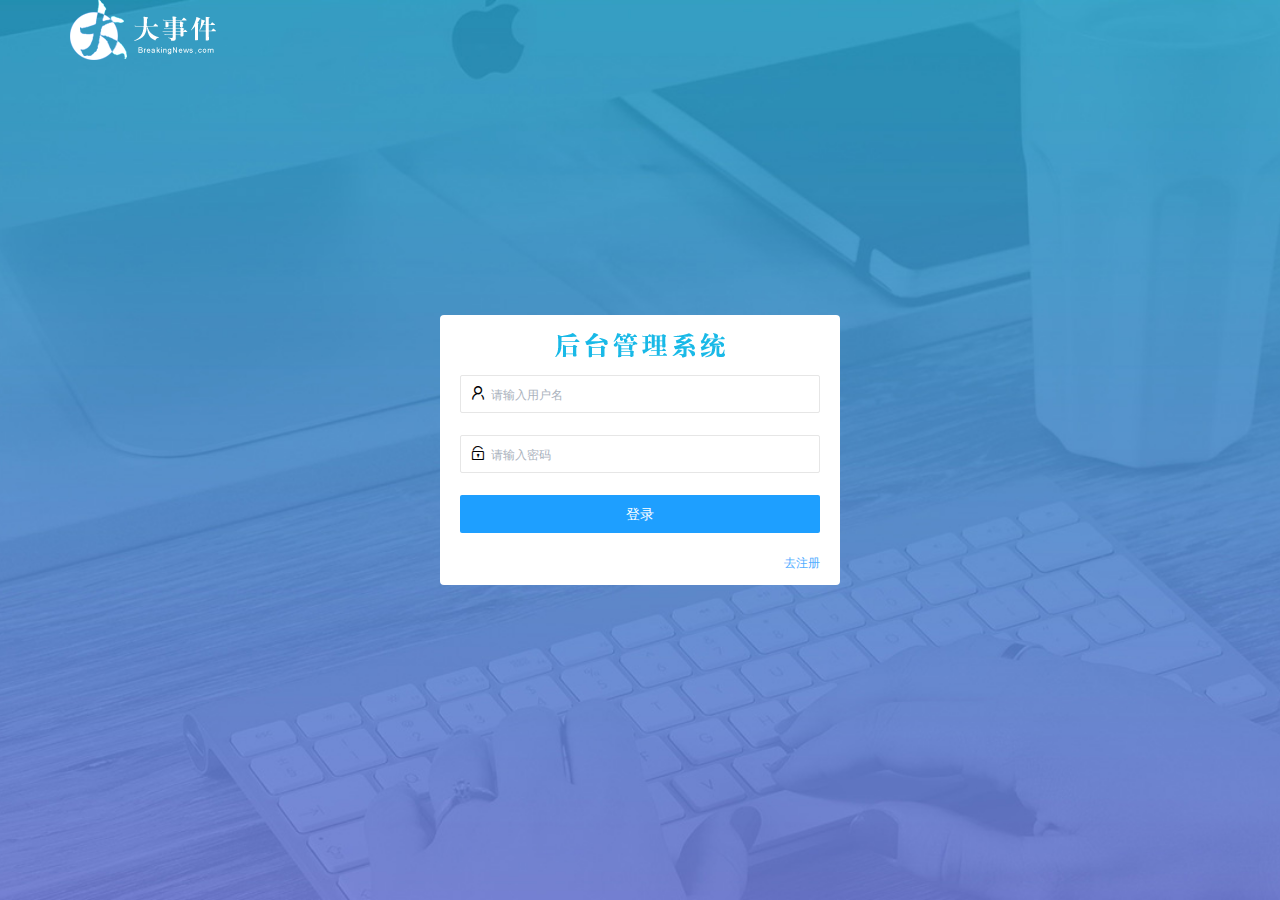
<file: login.html>
<!DOCTYPE html>
<html lang="en">

<head>
    <meta charset="UTF-8">
    <meta http-equiv="X-UA-Compatible" content="IE=edge">
    <meta name="viewport" content="width=device-width, initial-scale=1.0">
    <title>大事件-登录/注册</title>
    <!-- 导入login样式 -->
    <link rel="stylesheet" href="assets/css/login.css">
    <!-- 导入layUI样式 -->
    <link rel="stylesheet" href="assets/lib/layui/css/layui.css">
    <!-- 导入layUI.all.js文件 -->
    <script src="./assets/lib/layui/layui.all.js"></script>
    <!-- 导入jquery.js文件 -->
    <script src="./assets/lib/jquery.js"></script>
    <!-- 导入baseAPI.js文件 里面封装了url地址拼接操作代码 -->
    <script src="./assets/js/baseAPI.js"></script>
    <!-- 导入login.js文件 -->
    <script src="./assets/js/login.js"></script>
</head>

<body>
    <!-- 头部的log区域 -->
    <div class="layui-main">
        <img src="./assets/images/logo.png" alt="" />
    </div>
    <!-- 登录/注册区域 -->
    <div class="loginAndRegBox">
        <div class="login_title">
        </div>
        <!-- 登录表单 -->
        <div class="log_box1">
            <form class="layui-form" action="" id="log_form">
                <!-- 用户名 -->

                <div class="layui-form-item">
                    <i class="layui-icon layui-icon-username"></i>
                    <input type="text" name="username" required lay-verify="required" placeholder="请输入用户名" autocomplete="off" class="layui-input">
                </div>
                <!-- 密码 -->

                <div class="layui-form-item">

                    <i class="layui-icon layui-icon-password"></i>
                    <input type="password" name="password" required lay-verify="required|pwd" placeholder="请输入密码" autocomplete="off" class="layui-input">
                </div>
                <!-- 登录按钮 -->

                <div class="layui-form-item">
                    <!-- 注意普通按钮跟登录按钮的区别就是lay-submit属性 -->
                    <button class="layui-btn layui-btn-fluid layui-btn layui-btn-normal" lay-submit>登录</button>
                </div>
                <div class="layui-form-item log_box">
                    <a href="javascript:;" id="link_reg">去注册</a>
                </div>
            </form>
        </div>
        <!-- 注册的div -->
        <div class="reg_box1">
            <!-- 注册表单 -->
            <form class="layui-form" id="reg_form">
                <!-- 用户名 -->

                <div class="layui-form-item">
                    <i class="layui-icon layui-icon-username"></i>
                    <input type="text" name="username" required lay-verify="required" placeholder="请输入用户名" autocomplete="off" class="layui-input">
                </div>
                <!-- 密码 -->

                <div class="layui-form-item">
                    <i class="layui-icon layui-icon-password"></i>
                    <input type="password" name="password" required lay-verify="required|pwd" placeholder="请输入密码" autocomplete="off" class="layui-input">
                </div>
                <!-- 再次确定密码 -->

                <div class="layui-form-item">
                    <i class="layui-icon layui-icon-password"></i>
                    <input type="password" name="repassword" required lay-verify="required|repass" placeholder="请确定密码" autocomplete="off" class="layui-input">
                </div>
                <!-- 注册按钮 -->
                <div class="layui-form-item">
                    <!-- 注意普通按钮跟登录按钮的区别就是lay-submit -->
                    <button class="layui-btn layui-btn-fluid layui-btn layui-btn-normal" lay-submit>注册</button>
                </div>
                <div class="layui-form-item log_box">
                    <a href="javascript:;" id="link_log">去登录</a>
                </div>
            </form>

        </div>
    </div>
</body>

</html>
</file>
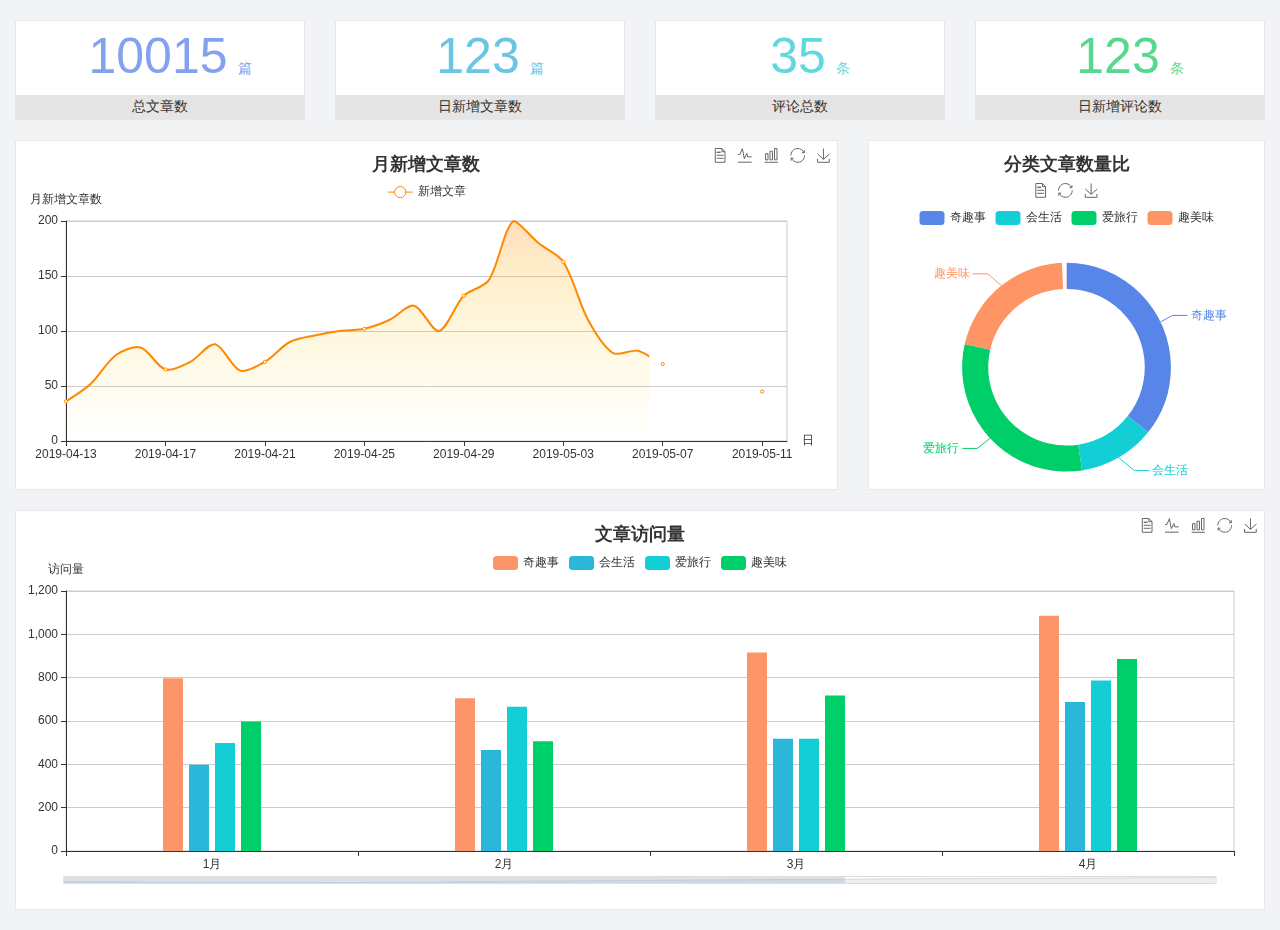
<file: home/dashboard.html>
<!DOCTYPE html>
<html lang="en">

<head>
  <meta charset="UTF-8">
  <meta name="viewport" content="width=device-width, initial-scale=1.0">
  <meta http-equiv="X-UA-Compatible" content="ie=edge">
  <title>图表统计</title>
  <link rel="stylesheet" href="../../assets/lib/bootstrap.css" />
  <link rel="stylesheet" href="../../assets/lib/main.css" />
  <script src="../../assets/lib/jquery.js"></script>
  <script type="text/javascript" src="../../assets/lib/echarts.min.js"></script>
</head>

<body>
  <div class="container-fluid">
    <div class="row spannel_list">
      <div class="col-sm-3 col-xs-6">
        <div class="spannel">
          <em>10015</em><span>篇</span>
          <b>总文章数</b>
        </div>
      </div>
      <div class="col-sm-3 col-xs-6">
        <div class="spannel scolor01">
          <em>123</em><span>篇</span>
          <b>日新增文章数</b>
        </div>
      </div>
      <div class="col-sm-3 col-xs-6">
        <div class="spannel scolor02">
          <em>35</em><span>条</span>
          <b>评论总数</b>
        </div>
      </div>
      <div class="col-sm-3 col-xs-6">
        <div class="spannel scolor03">
          <em>123</em><span>条</span>
          <b>日新增评论数</b>
        </div>
      </div>
    </div>
  </div>

  <div class="container-fluid">
    <div class="row curve-pie">
      <div class="col-lg-8 col-md-8">
        <div class="gragh_pannel" id="curve_show"></div>
      </div>
      <div class="col-lg-4 col-md-4">
        <div class="gragh_pannel" id="pie_show"></div>
      </div>
    </div>
  </div>

  <div class="container-fluid">
    <div class="column_pannel" id="column_show"></div>
  </div>

  <script>
    var oChart = echarts.init(document.getElementById('curve_show'));
    var aList_all = [
      { 'count': 36, 'date': '2019-04-13' },
      { 'count': 52, 'date': '2019-04-14' },
      { 'count': 78, 'date': '2019-04-15' },
      { 'count': 85, 'date': '2019-04-16' },
      { 'count': 65, 'date': '2019-04-17' },
      { 'count': 72, 'date': '2019-04-18' },
      { 'count': 88, 'date': '2019-04-19' },
      { 'count': 64, 'date': '2019-04-20' },
      { 'count': 72, 'date': '2019-04-21' },
      { 'count': 90, 'date': '2019-04-22' },
      { 'count': 96, 'date': '2019-04-23' },
      { 'count': 100, 'date': '2019-04-24' },
      { 'count': 102, 'date': '2019-04-25' },
      { 'count': 110, 'date': '2019-04-26' },
      { 'count': 123, 'date': '2019-04-27' },
      { 'count': 100, 'date': '2019-04-28' },
      { 'count': 132, 'date': '2019-04-29' },
      { 'count': 146, 'date': '2019-04-30' },
      { 'count': 200, 'date': '2019-05-01' },
      { 'count': 180, 'date': '2019-05-02' },
      { 'count': 163, 'date': '2019-05-03' },
      { 'count': 110, 'date': '2019-05-04' },
      { 'count': 80, 'date': '2019-05-05' },
      { 'count': 82, 'date': '2019-05-06' },
      { 'count': 70, 'date': '2019-05-07' },
      { 'count': 65, 'date': '2019-05-08' },
      { 'count': 54, 'date': '2019-05-09' },
      { 'count': 40, 'date': '2019-05-10' },
      { 'count': 45, 'date': '2019-05-11' },
      { 'count': 38, 'date': '2019-05-12' },
    ];

    let aCount = [];
    let aDate = [];

    for (var i = 0; i < aList_all.length; i++) {
      aCount.push(aList_all[i].count);
      aDate.push(aList_all[i].date);
    }

    var chartopt = {
      title: {
        text: '月新增文章数',
        left: 'center',
        top: '10'
      },
      tooltip: {
        trigger: 'axis'
      },
      legend: {
        data: ['新增文章'],
        top: '40'
      },
      toolbox: {
        show: true,
        feature: {
          mark: { show: true },
          dataView: { show: true, readOnly: false },
          magicType: { show: true, type: ['line', 'bar'] },
          restore: { show: true },
          saveAsImage: { show: true }
        }
      },
      calculable: true,
      xAxis: [
        {
          name: '日',
          type: 'category',
          boundaryGap: false,
          data: aDate
        }
      ],
      yAxis: [
        {
          name: '月新增文章数',
          type: 'value'
        }
      ],
      series: [
        {
          name: '新增文章',
          type: 'line',
          smooth: true,
          itemStyle: { normal: { areaStyle: { type: 'default' }, color: '#f80' }, lineStyle: { color: '#f80' } },
          data: aCount
        }],
      areaStyle: {
        normal: {
          color: new echarts.graphic.LinearGradient(0, 0, 0, 1, [{
            offset: 0,
            color: 'rgba(255,136,0,0.39)'
          }, {
            offset: .34,
            color: 'rgba(255,180,0,0.25)'
          }, {
            offset: 1,
            color: 'rgba(255,222,0,0.00)'
          }])

        }
      },
      grid: {
        show: true,
        x: 50,
        x2: 50,
        y: 80,
        height: 220
      }
    };

    oChart.setOption(chartopt);


    var oPie = echarts.init(document.getElementById('pie_show'));
    var oPieopt =
    {
      title: {
        top: 10,
        text: '分类文章数量比',
        x: 'center'
      },
      tooltip: {
        trigger: 'item',
        formatter: "{a} <br/>{b} : {c} ({d}%)"
      },
      color: ['#5885e8', '#13cfd5', '#00ce68', '#ff9565'],
      legend: {
        x: 'center',
        top: 65,
        data: ['奇趣事', '会生活', '爱旅行', '趣美味']
      },
      toolbox: {
        show: true,
        x: 'center',
        top: 35,
        feature: {
          mark: { show: true },
          dataView: { show: true, readOnly: false },
          magicType: {
            show: true,
            type: ['pie', 'funnel'],
            option: {
              funnel: {
                x: '25%',
                width: '50%',
                funnelAlign: 'left',
                max: 1548
              }
            }
          },
          restore: { show: true },
          saveAsImage: { show: true }
        }
      },
      calculable: true,
      series: [
        {
          name: '访问来源',
          type: 'pie',
          radius: ['45%', '60%'],
          center: ['50%', '65%'],
          data: [
            { value: 300, name: '奇趣事' },
            { value: 100, name: '会生活' },
            { value: 260, name: '爱旅行' },
            { value: 180, name: '趣美味' }
          ]
        }
      ]
    };
    oPie.setOption(oPieopt);



    var oColumn = this.echarts.init(document.getElementById('column_show'));
    var oColumnopt =
    {
      title: {
        text: '文章访问量',
        left: 'center',
        top: '10'
      },
      tooltip: {
        trigger: 'axis'
      },
      legend: {
        data: ['奇趣事', '会生活', '爱旅行', '趣美味'],
        top: '40'
      },
      toolbox: {
        show: true,
        feature: {
          mark: { show: true },
          dataView: { show: true, readOnly: false },
          magicType: { show: true, type: ['line', 'bar'] },
          restore: { show: true },
          saveAsImage: { show: true }
        }
      },
      calculable: true,
      xAxis: [
        {
          type: 'category',
          data: ['1月', '2月', '3月', '4月', '5月']
        }
      ],
      yAxis: [
        {
          name: '访问量',
          type: 'value'
        }
      ],
      series: [
        {
          name: '奇趣事',
          type: 'bar',
          barWidth: 20,
          itemStyle: {
            normal: { areaStyle: { type: 'default' }, color: '#fd956a' }
          },
          data: [800, 708, 920, 1090, 1200]
        },
        {
          name: '会生活',
          type: 'bar',
          barWidth: 20,
          itemStyle: {
            normal: { areaStyle: { type: 'default' }, color: '#2bb6db' }
          },
          data: [400, 468, 520, 690, 800]
        },
        {
          name: '爱旅行',
          type: 'bar',
          barWidth: 20,
          itemStyle: {
            normal: { areaStyle: { type: 'default' }, color: '#13cfd5' }
          },
          data: [500, 668, 520, 790, 900]
        },
        {
          name: '趣美味',
          type: 'bar',
          barWidth: 20,
          itemStyle: {
            normal: { areaStyle: { type: 'default' }, color: '#00ce68' }
          },
          data: [600, 508, 720, 890, 1000]
        }
      ],
      grid: {
        show: true,
        x: 50,
        x2: 30,
        y: 80,
        height: 260
      },
      dataZoom: [//给x轴设置滚动条
        {
          start: 0,//默认为0
          end: 100 - 1000 / 31,//默认为100
          type: 'slider',
          show: true,
          xAxisIndex: [0],
          handleSize: 0,//滑动条的 左右2个滑动条的大小
          height: 8,//组件高度
          left: 45, //左边的距离
          right: 50,//右边的距离
          bottom: 26,//右边的距离
          handleColor: '#ddd',//h滑动图标的颜色
          handleStyle: {
            borderColor: "#cacaca",
            borderWidth: "1",
            shadowBlur: 2,
            background: "#ddd",
            shadowColor: "#ddd",
          }
        }]
    };
    oColumn.setOption(oColumnopt);
  </script>
</body>

</html>
</file>
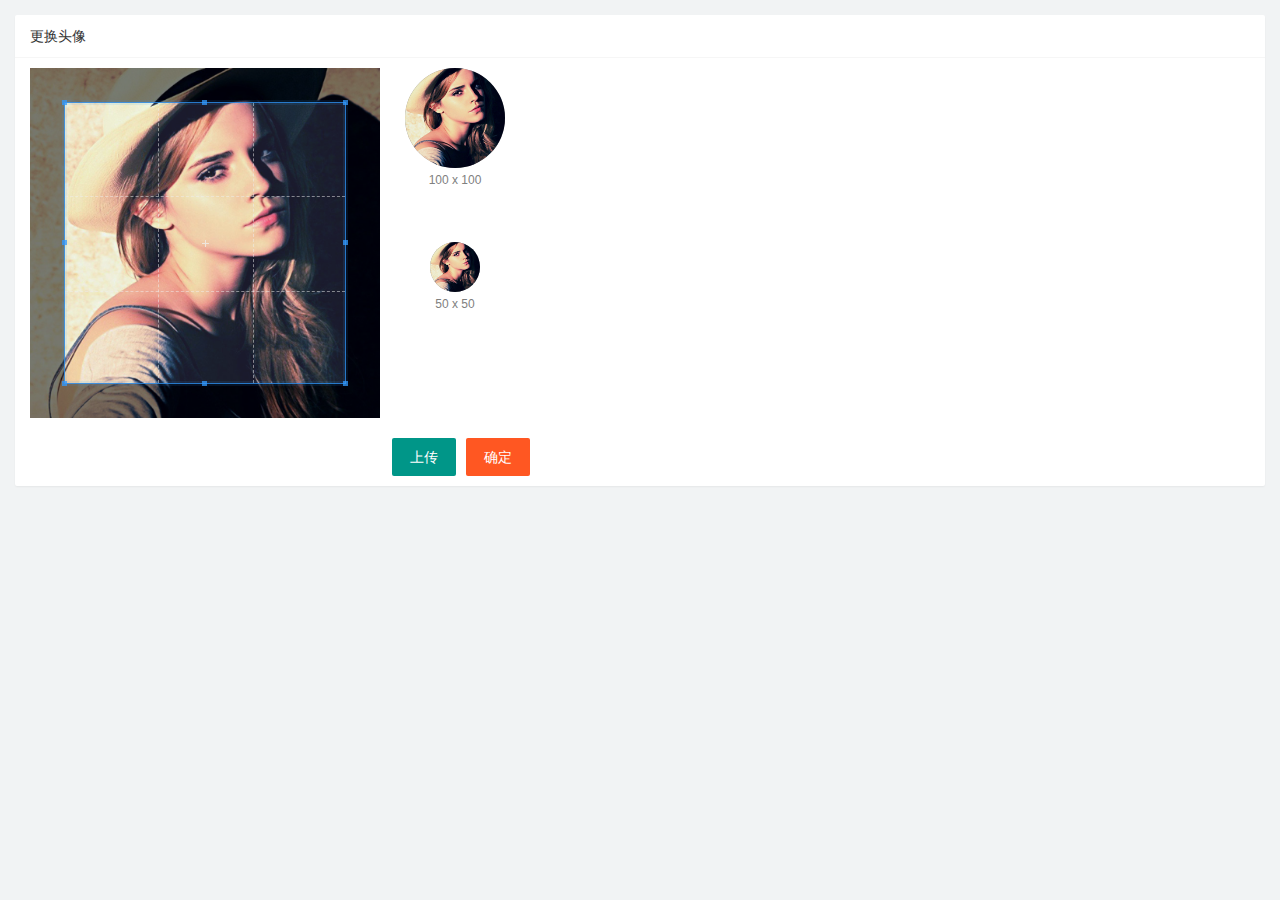
<file: user/user_avatar.html>
<!DOCTYPE html>
<html lang="en">

<head>
    <meta charset="UTF-8">
    <meta http-equiv="X-UA-Compatible" content="IE=edge">
    <meta name="viewport" content="width=device-width, initial-scale=1.0">
    <title>更换头像</title>
    <link rel="stylesheet" href="/assets/lib/layui/css/layui.css">
    <link rel="stylesheet" href="/assets/css/user/user_avatar.css">
    <link rel="stylesheet" href="/assets/lib/cropper/cropper.css" />
</head>

<body>
    <div class="layui-card">
        <div class="layui-card-header">更换头像</div>
        <div class="layui-card-body">
            <!-- 第一行的图片裁剪和预览区域 -->
            <div class="row1">
                <!-- 图片裁剪区域 -->
                <div class="cropper-box">
                    <!-- 这个 img 标签很重要，将来会把它初始化为裁剪区域 -->
                    <img id="image" src="/assets/images/sample.jpg" />
                </div>
                <!-- 图片的预览区域 -->
                <div class="preview-box">
                    <div>
                        <!-- 宽高为 100px 的预览区域 -->
                        <div class="img-preview w100"></div>
                        <p class="size">100 x 100</p>
                    </div>
                    <div>
                        <!-- 宽高为 50px 的预览区域 -->
                        <div class="img-preview w50"></div>
                        <p class="size">50 x 50</p>
                    </div>
                </div>
            </div>
            <!-- 第二行的按钮区域 -->
            <div class="row2">
                <!-- 通过file输入框的accept属性限制文件选择的类型 -->
                <input type="file" id="file" accept="image/png,image/jpeg">
                <button type="button" class="layui-btn" id="load">上传</button>
                <button type="button" class="layui-btn layui-btn-danger" id="btnUpload">确定</button>
            </div>

        </div>
    </div>
    <script src="/assets/lib/layui/layui.all.js"></script>
    <script src="/assets/lib/jquery.js"></script>
    <script src="/assets/js/baseAPI.js"></script>
    <script src="/assets/lib/cropper/Cropper.js"></script>
    <script src="/assets/lib/cropper/jquery-cropper.js"></script>
    <script src="/assets/js/user/user_avatar.js"></script>
</body>

</html>
</file>
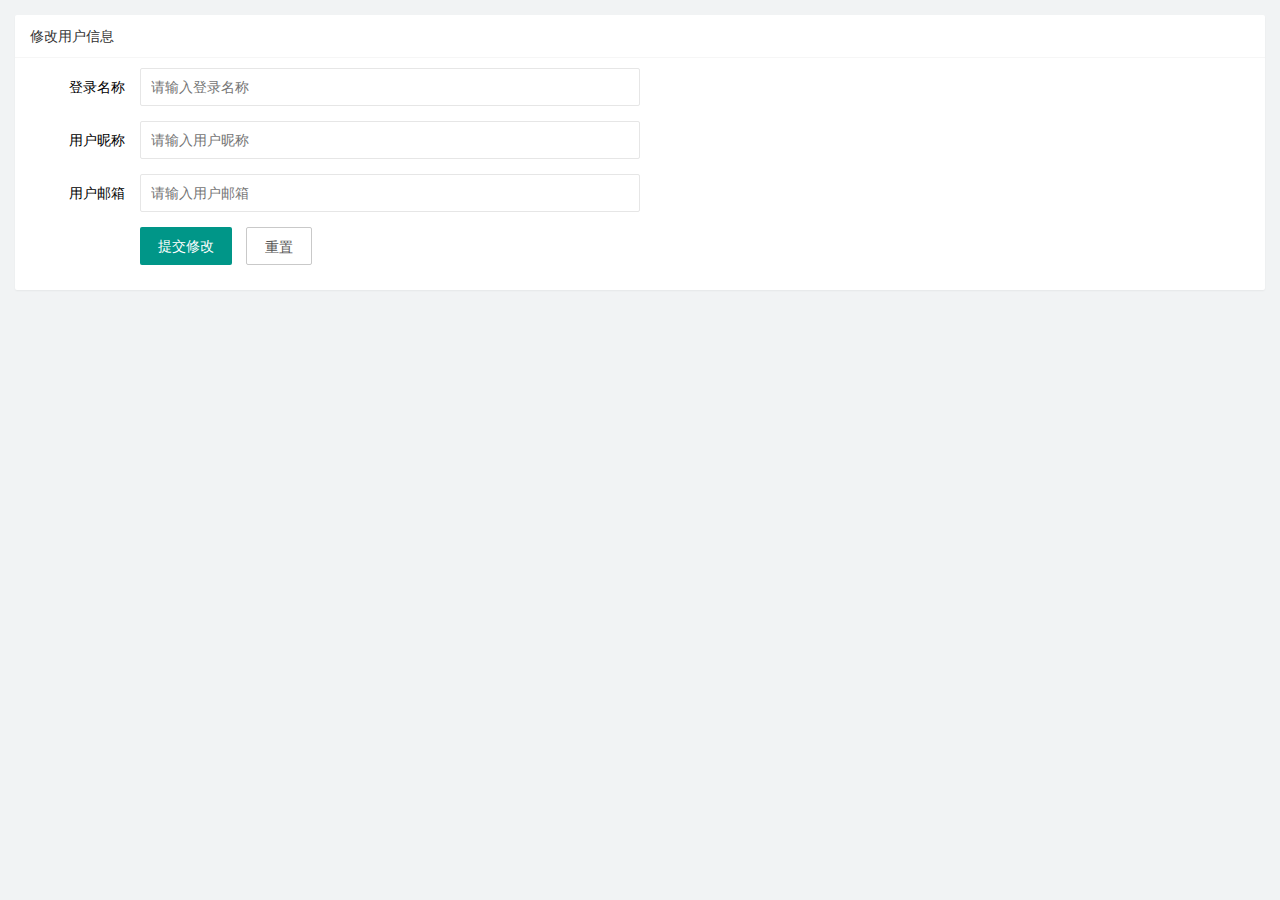
<file: user/user_info.html>
<!DOCTYPE html>
<html lang="en">

<head>
    <meta charset="UTF-8">
    <meta http-equiv="X-UA-Compatible" content="IE=edge">
    <meta name="viewport" content="width=device-width, initial-scale=1.0">
    <title>个人信息</title>
    <!-- 导入layui.css文件 -->
    <link rel="stylesheet" href="/assets/lib/layui/css/layui.css">
    <!-- 导入自定义的css文件 -->
    <link rel="stylesheet" href="/assets/css/user/user_info.css">
</head>

<body>
    <!-- 卡片面板区域 -->
    <div class="layui-card">
        <div class="layui-card-header">修改用户信息</div>
        <div class="layui-card-body">
            <!-- 表单元素区域 -->
            <form class="layui-form" lay-filter="formUserInfo">
                <!-- 隐藏输入框 -->
                <input type="hidden" name="id">
                <div class="layui-form-item">
                    <label class="layui-form-label">登录名称</label>
                    <div class="layui-input-block">
                        <input type="text" name="username" required lay-verify="required" placeholder="请输入登录名称" autocomplete="off" readonly class="layui-input">
                    </div>
                </div>
                <div class="layui-form-item">
                    <label class="layui-form-label">用户昵称</label>
                    <div class="layui-input-block">
                        <input type="text" name="nickname" required lay-verify="required|nickname" placeholder="请输入用户昵称" autocomplete="off" class="layui-input">
                    </div>
                </div>
                <div class="layui-form-item">
                    <label class="layui-form-label">用户邮箱</label>
                    <div class="layui-input-block">
                        <input type="text" name="email" required lay-verify="required|email" placeholder="请输入用户邮箱" autocomplete="off" class="layui-input">
                    </div>
                </div>
                <div class="layui-form-item">
                    <div class="layui-input-block">
                        <button class="layui-btn" lay-submit lay-filter="formDemo" id="btnSubmit">提交修改</button>
                        <button type="reset" class="layui-btn layui-btn-primary" id="btnReset">重置</button>
                    </div>
                </div>
            </form>
        </div>
    </div>
    <!-- 导入layui的js文件 -->
    <script src="/assets/lib/layui/layui.all.js"></script>
    <!-- 导入jquery.js文件 -->
    <script src="/assets/lib/jquery.js"></script>
    <!-- 导入base.js文件 -->
    <script src="/assets/js/baseAPI.js"></script>
    <!-- 导入user_info.js文件 -->
    <script src="/assets/js/user/user_info.js"></script>
</body>

</html>
</file>
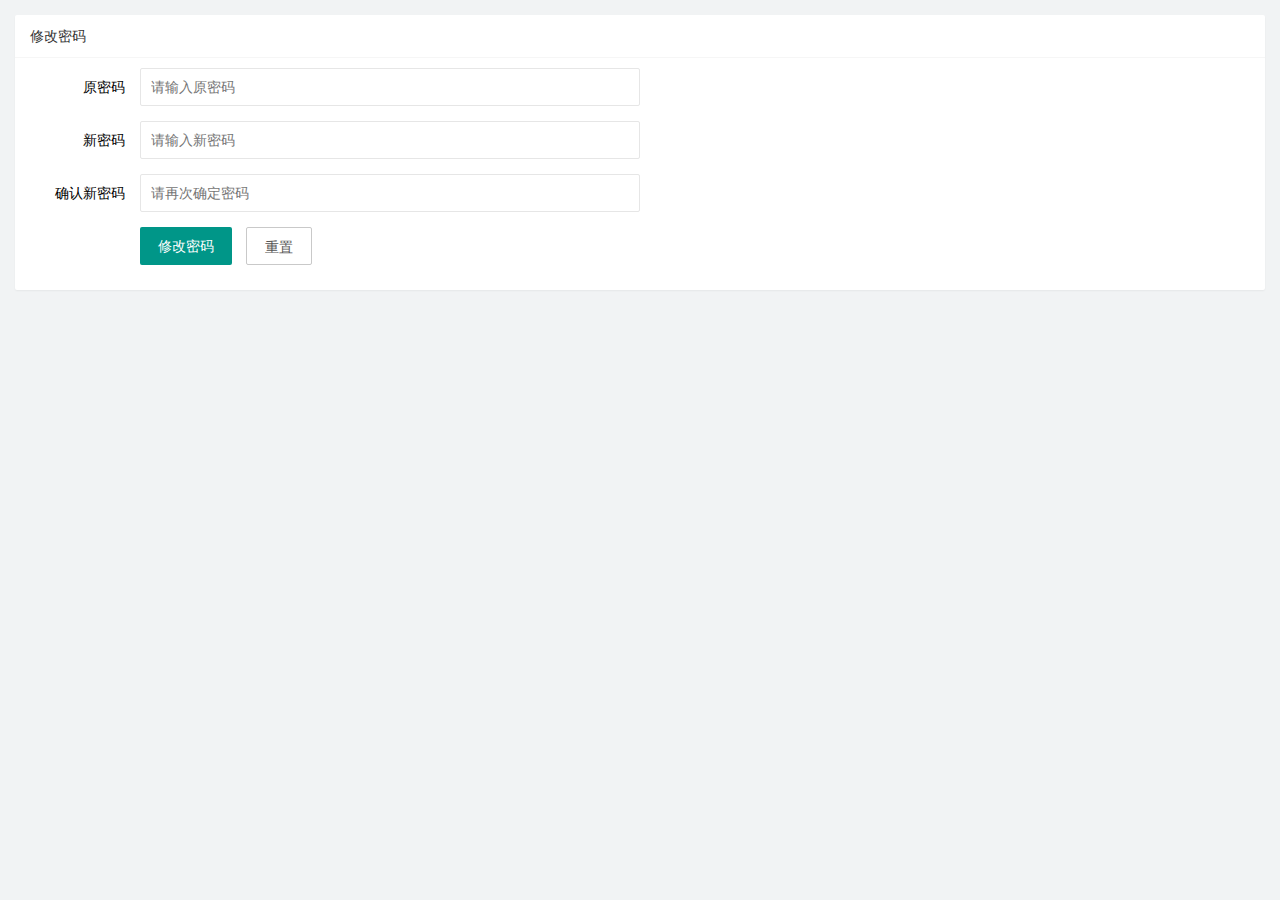
<file: user/user_pwd.html>
<!DOCTYPE html>
<html lang="en">

<head>
    <meta charset="UTF-8">
    <meta http-equiv="X-UA-Compatible" content="IE=edge">
    <meta name="viewport" content="width=device-width, initial-scale=1.0">
    <title>修改密码</title>
    <!-- 导入layui.css样式 -->
    <link rel="stylesheet" href="/assets/lib/layui/css/layui.css">
    <!-- 导入自定义的css样式 -->
    <link rel="stylesheet" href="/assets/css/user/user_pwd.css">

</head>

<body>
    <!-- 卡片区域 -->
    <div class="layui-card">
        <div class="layui-card-header">修改密码</div>
        <div class="layui-card-body">
            <!-- form表单区域 -->
            <form class="layui-form">
                <div class="layui-form-item">
                    <label class="layui-form-label">原密码</label>
                    <div class="layui-input-block">
                        <input type="password" name="oldPwd" required lay-verify="required|pwd" placeholder="请输入原密码" autocomplete="off" class="layui-input">
                    </div>
                </div>
                <div class="layui-form-item">
                    <label class="layui-form-label">新密码</label>
                    <div class="layui-input-block">
                        <input type="password" name="newPwd" required lay-verify="required|pwd|samePwd" placeholder="请输入新密码" autocomplete="off" class="layui-input">
                    </div>
                </div>
                <div class="layui-form-item">
                    <label class="layui-form-label">确认新密码</label>
                    <div class="layui-input-block">
                        <input type="password" name="rePwd" required lay-verify="required|pwd|rePwd" placeholder="请再次确定密码" autocomplete="off" class="layui-input">
                    </div>
                </div>
                <div class="layui-form-item">
                    <div class="layui-input-block">
                        <button class="layui-btn" lay-submit lay-filter="formDemo">修改密码</button>
                        <button type="reset" class="layui-btn layui-btn-primary">重置</button>
                    </div>
                </div>
            </form>
        </div>
    </div>
    <!-- 导入layui的js文件 -->
    <script src="/assets/lib/layui/layui.all.js"></script>
    <!-- 导入jquery.js文件 -->
    <script src="/assets/lib/jquery.js"></script>
    <!-- 导入base.js文件 -->
    <script src="/assets/js/baseAPI.js"></script>
    <!-- 导入user_pwd.js文件 -->
    <script src="/assets/js/user/user_pwd.js"></script>
</body>

</html>
</file>
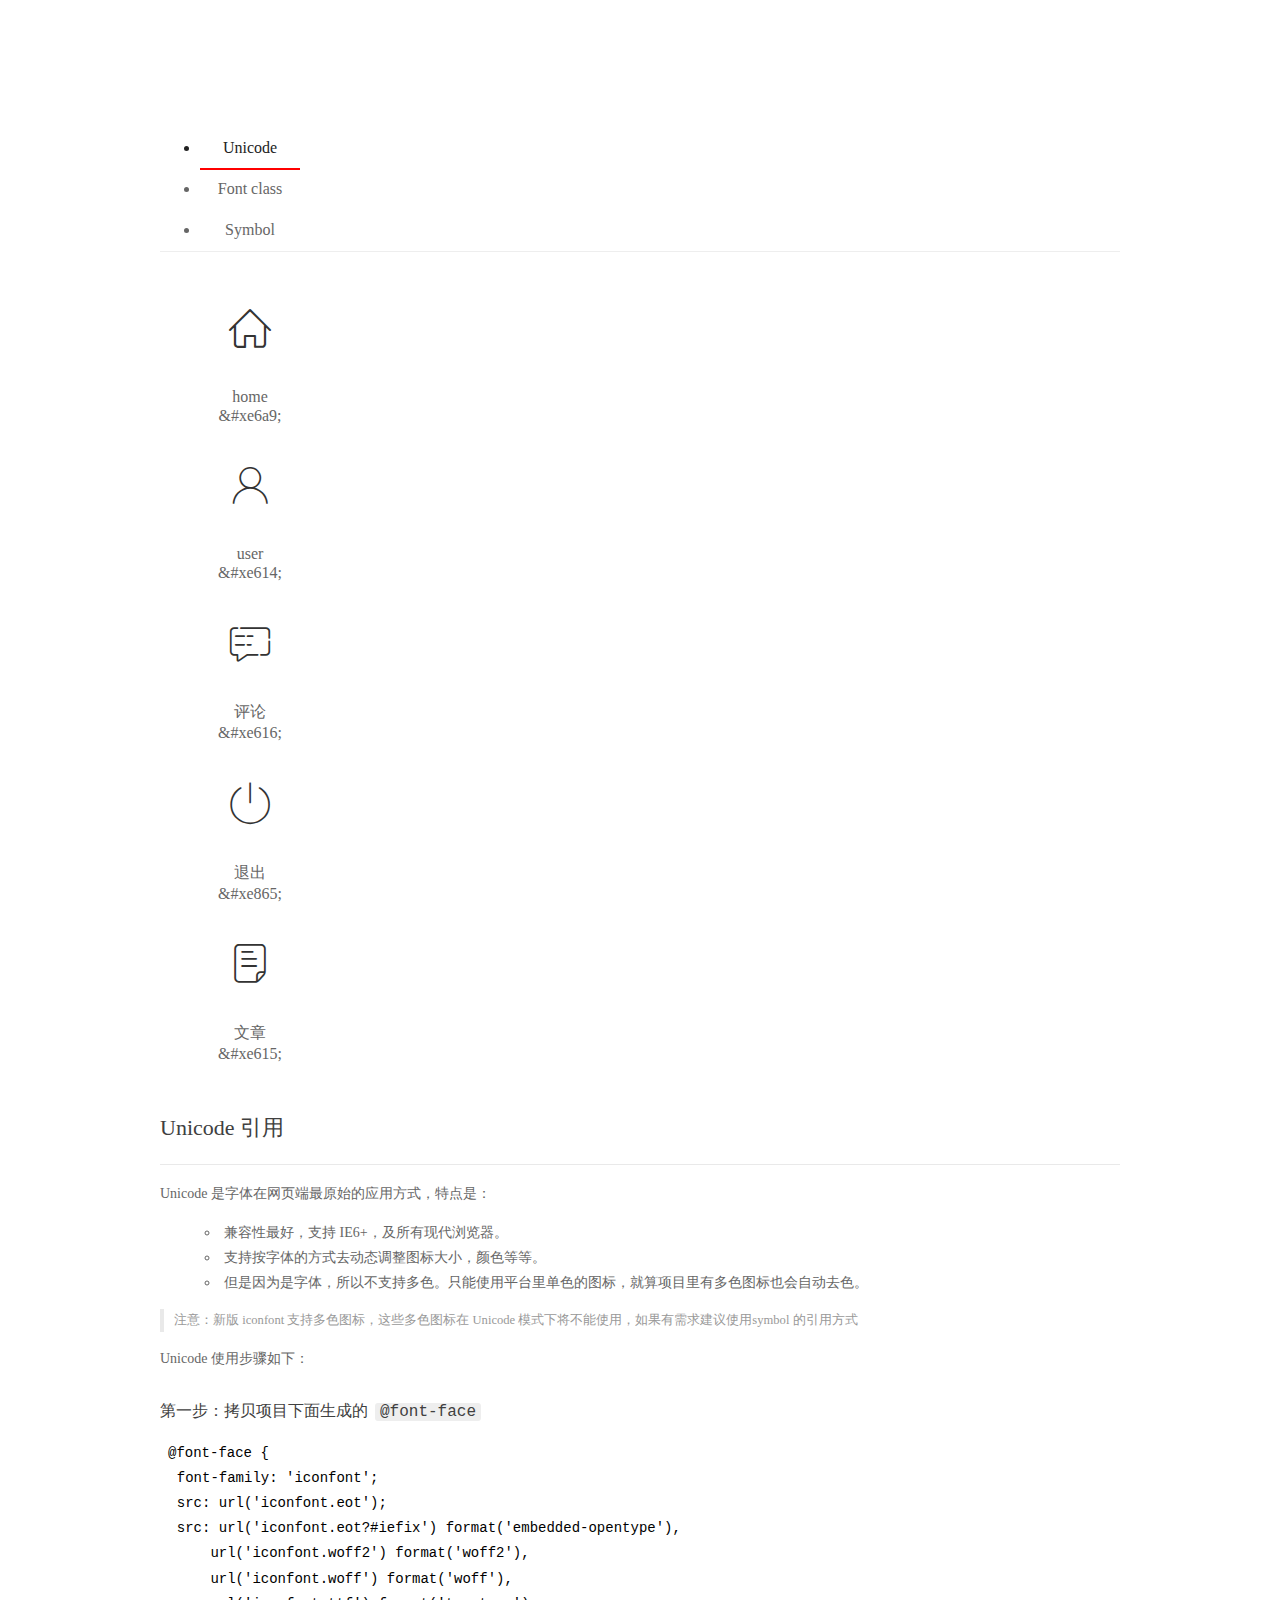
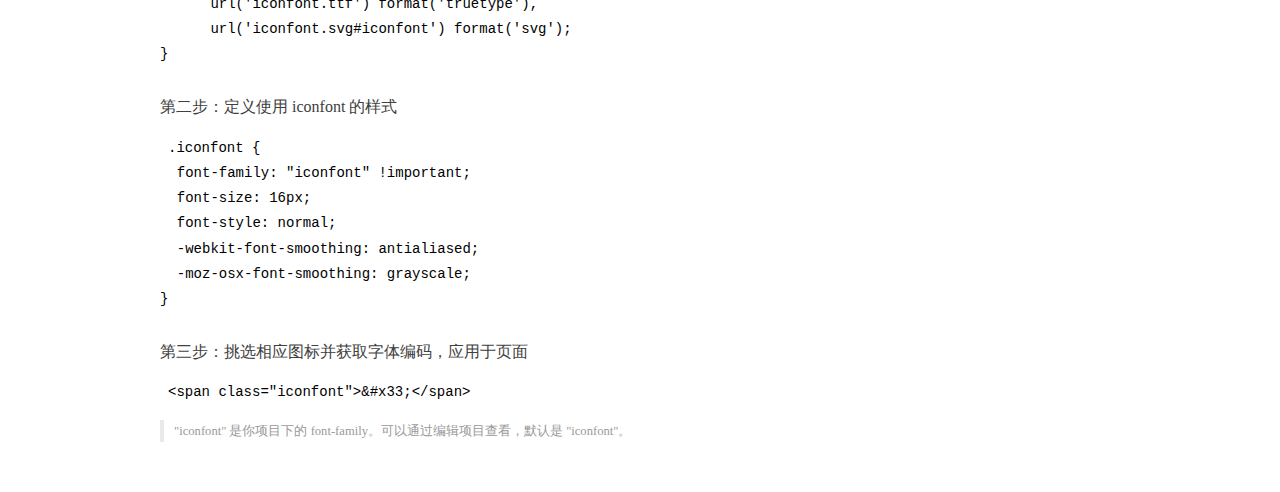
<file: assets/fonts/demo_index.html>
<!DOCTYPE html>
<html>
<head>
  <meta charset="utf-8"/>
  <title>IconFont Demo</title>
  <link rel="shortcut icon" href="https://gtms04.alicdn.com/tps/i4/TB1_oz6GVXXXXaFXpXXJDFnIXXX-64-64.ico" type="image/x-icon"/>
  <link rel="stylesheet" href="https://g.alicdn.com/thx/cube/1.3.2/cube.min.css">
  <link rel="stylesheet" href="demo.css">
  <link rel="stylesheet" href="iconfont.css">
  <script src="iconfont.js"></script>
  <!-- jQuery -->
  <script src="https://a1.alicdn.com/oss/uploads/2018/12/26/7bfddb60-08e8-11e9-9b04-53e73bb6408b.js"></script>
  <!-- 代码高亮 -->
  <script src="https://a1.alicdn.com/oss/uploads/2018/12/26/a3f714d0-08e6-11e9-8a15-ebf944d7534c.js"></script>
</head>
<body>
  <div class="main">
    <h1 class="logo"><a href="https://www.iconfont.cn/" title="iconfont 首页" target="_blank">&#xe86b;</a></h1>
    <div class="nav-tabs">
      <ul id="tabs" class="dib-box">
        <li class="dib active"><span>Unicode</span></li>
        <li class="dib"><span>Font class</span></li>
        <li class="dib"><span>Symbol</span></li>
      </ul>
      
    </div>
    <div class="tab-container">
      <div class="content unicode" style="display: block;">
          <ul class="icon_lists dib-box">
          
            <li class="dib">
              <span class="icon iconfont">&#xe6a9;</span>
                <div class="name">home</div>
                <div class="code-name">&amp;#xe6a9;</div>
              </li>
          
            <li class="dib">
              <span class="icon iconfont">&#xe614;</span>
                <div class="name">user</div>
                <div class="code-name">&amp;#xe614;</div>
              </li>
          
            <li class="dib">
              <span class="icon iconfont">&#xe616;</span>
                <div class="name">评论</div>
                <div class="code-name">&amp;#xe616;</div>
              </li>
          
            <li class="dib">
              <span class="icon iconfont">&#xe865;</span>
                <div class="name">退出</div>
                <div class="code-name">&amp;#xe865;</div>
              </li>
          
            <li class="dib">
              <span class="icon iconfont">&#xe615;</span>
                <div class="name">文章</div>
                <div class="code-name">&amp;#xe615;</div>
              </li>
          
          </ul>
          <div class="article markdown">
          <h2 id="unicode-">Unicode 引用</h2>
          <hr>

          <p>Unicode 是字体在网页端最原始的应用方式，特点是：</p>
          <ul>
            <li>兼容性最好，支持 IE6+，及所有现代浏览器。</li>
            <li>支持按字体的方式去动态调整图标大小，颜色等等。</li>
            <li>但是因为是字体，所以不支持多色。只能使用平台里单色的图标，就算项目里有多色图标也会自动去色。</li>
          </ul>
          <blockquote>
            <p>注意：新版 iconfont 支持多色图标，这些多色图标在 Unicode 模式下将不能使用，如果有需求建议使用symbol 的引用方式</p>
          </blockquote>
          <p>Unicode 使用步骤如下：</p>
          <h3 id="-font-face">第一步：拷贝项目下面生成的 <code>@font-face</code></h3>
<pre><code class="language-css"
>@font-face {
  font-family: 'iconfont';
  src: url('iconfont.eot');
  src: url('iconfont.eot?#iefix') format('embedded-opentype'),
      url('iconfont.woff2') format('woff2'),
      url('iconfont.woff') format('woff'),
      url('iconfont.ttf') format('truetype'),
      url('iconfont.svg#iconfont') format('svg');
}
</code></pre>
          <h3 id="-iconfont-">第二步：定义使用 iconfont 的样式</h3>
<pre><code class="language-css"
>.iconfont {
  font-family: "iconfont" !important;
  font-size: 16px;
  font-style: normal;
  -webkit-font-smoothing: antialiased;
  -moz-osx-font-smoothing: grayscale;
}
</code></pre>
          <h3 id="-">第三步：挑选相应图标并获取字体编码，应用于页面</h3>
<pre>
<code class="language-html"
>&lt;span class="iconfont"&gt;&amp;#x33;&lt;/span&gt;
</code></pre>
          <blockquote>
            <p>"iconfont" 是你项目下的 font-family。可以通过编辑项目查看，默认是 "iconfont"。</p>
          </blockquote>
          </div>
      </div>
      <div class="content font-class">
        <ul class="icon_lists dib-box">
          
          <li class="dib">
            <span class="icon iconfont icon-home"></span>
            <div class="name">
              home
            </div>
            <div class="code-name">.icon-home
            </div>
          </li>
          
          <li class="dib">
            <span class="icon iconfont icon-user"></span>
            <div class="name">
              user
            </div>
            <div class="code-name">.icon-user
            </div>
          </li>
          
          <li class="dib">
            <span class="icon iconfont icon-pinglun"></span>
            <div class="name">
              评论
            </div>
            <div class="code-name">.icon-pinglun
            </div>
          </li>
          
          <li class="dib">
            <span class="icon iconfont icon-tuichu"></span>
            <div class="name">
              退出
            </div>
            <div class="code-name">.icon-tuichu
            </div>
          </li>
          
          <li class="dib">
            <span class="icon iconfont icon-16"></span>
            <div class="name">
              文章
            </div>
            <div class="code-name">.icon-16
            </div>
          </li>
          
        </ul>
        <div class="article markdown">
        <h2 id="font-class-">font-class 引用</h2>
        <hr>

        <p>font-class 是 Unicode 使用方式的一种变种，主要是解决 Unicode 书写不直观，语意不明确的问题。</p>
        <p>与 Unicode 使用方式相比，具有如下特点：</p>
        <ul>
          <li>兼容性良好，支持 IE8+，及所有现代浏览器。</li>
          <li>相比于 Unicode 语意明确，书写更直观。可以很容易分辨这个 icon 是什么。</li>
          <li>因为使用 class 来定义图标，所以当要替换图标时，只需要修改 class 里面的 Unicode 引用。</li>
          <li>不过因为本质上还是使用的字体，所以多色图标还是不支持的。</li>
        </ul>
        <p>使用步骤如下：</p>
        <h3 id="-fontclass-">第一步：引入项目下面生成的 fontclass 代码：</h3>
<pre><code class="language-html">&lt;link rel="stylesheet" href="./iconfont.css"&gt;
</code></pre>
        <h3 id="-">第二步：挑选相应图标并获取类名，应用于页面：</h3>
<pre><code class="language-html">&lt;span class="iconfont icon-xxx"&gt;&lt;/span&gt;
</code></pre>
        <blockquote>
          <p>"
            iconfont" 是你项目下的 font-family。可以通过编辑项目查看，默认是 "iconfont"。</p>
        </blockquote>
      </div>
      </div>
      <div class="content symbol">
          <ul class="icon_lists dib-box">
          
            <li class="dib">
                <svg class="icon svg-icon" aria-hidden="true">
                  <use xlink:href="#icon-home"></use>
                </svg>
                <div class="name">home</div>
                <div class="code-name">#icon-home</div>
            </li>
          
            <li class="dib">
                <svg class="icon svg-icon" aria-hidden="true">
                  <use xlink:href="#icon-user"></use>
                </svg>
                <div class="name">user</div>
                <div class="code-name">#icon-user</div>
            </li>
          
            <li class="dib">
                <svg class="icon svg-icon" aria-hidden="true">
                  <use xlink:href="#icon-pinglun"></use>
                </svg>
                <div class="name">评论</div>
                <div class="code-name">#icon-pinglun</div>
            </li>
          
            <li class="dib">
                <svg class="icon svg-icon" aria-hidden="true">
                  <use xlink:href="#icon-tuichu"></use>
                </svg>
                <div class="name">退出</div>
                <div class="code-name">#icon-tuichu</div>
            </li>
          
            <li class="dib">
                <svg class="icon svg-icon" aria-hidden="true">
                  <use xlink:href="#icon-16"></use>
                </svg>
                <div class="name">文章</div>
                <div class="code-name">#icon-16</div>
            </li>
          
          </ul>
          <div class="article markdown">
          <h2 id="symbol-">Symbol 引用</h2>
          <hr>

          <p>这是一种全新的使用方式，应该说这才是未来的主流，也是平台目前推荐的用法。相关介绍可以参考这篇<a href="">文章</a>
            这种用法其实是做了一个 SVG 的集合，与另外两种相比具有如下特点：</p>
          <ul>
            <li>支持多色图标了，不再受单色限制。</li>
            <li>通过一些技巧，支持像字体那样，通过 <code>font-size</code>, <code>color</code> 来调整样式。</li>
            <li>兼容性较差，支持 IE9+，及现代浏览器。</li>
            <li>浏览器渲染 SVG 的性能一般，还不如 png。</li>
          </ul>
          <p>使用步骤如下：</p>
          <h3 id="-symbol-">第一步：引入项目下面生成的 symbol 代码：</h3>
<pre><code class="language-html">&lt;script src="./iconfont.js"&gt;&lt;/script&gt;
</code></pre>
          <h3 id="-css-">第二步：加入通用 CSS 代码（引入一次就行）：</h3>
<pre><code class="language-html">&lt;style&gt;
.icon {
  width: 1em;
  height: 1em;
  vertical-align: -0.15em;
  fill: currentColor;
  overflow: hidden;
}
&lt;/style&gt;
</code></pre>
          <h3 id="-">第三步：挑选相应图标并获取类名，应用于页面：</h3>
<pre><code class="language-html">&lt;svg class="icon" aria-hidden="true"&gt;
  &lt;use xlink:href="#icon-xxx"&gt;&lt;/use&gt;
&lt;/svg&gt;
</code></pre>
          </div>
      </div>

    </div>
  </div>
  <script>
  $(document).ready(function () {
      $('.tab-container .content:first').show()

      $('#tabs li').click(function (e) {
        var tabContent = $('.tab-container .content')
        var index = $(this).index()

        if ($(this).hasClass('active')) {
          return
        } else {
          $('#tabs li').removeClass('active')
          $(this).addClass('active')

          tabContent.hide().eq(index).fadeIn()
        }
      })
    })
  </script>
</body>
</html>
</file>
<file: assets/css/login.css>
body,
html {
    padding: 0;
    margin: 0;
    width: 100%;
    height: 100%;
    background: url(../images/login_bg.jpg) no-repeat center;
    background-size: cover;
}

div {
    box-sizing: border-box;
}

.loginAndRegBox {
    position: absolute;
    left: 50%;
    top: 50%;
    width: 400px;
    height: 270px;
    transform: translate(-50%, -50%);
    background-color: #fff;
    padding: 0 20px;
    border-radius: 4px;
}

.login_title {
    height: 60px;
    background: url(../images/login_title.png) no-repeat center;
}

.reg_box1 {
    display: none;
}

.reg {
    height: 355px;
}

.log_box {
    display: flex;
    justify-content: flex-end;
}

.log_box a {
    font-size: 12px;
    color: #53adff;
}

.layui-form-item {
    position: relative;
}

.layui-icon {
    position: absolute;
    left: 10px;
    top: 10px;
}

.layui-input {
    padding-left: 30px!important;
}

.layui-form-item {
    margin-bottom: 22px!important;
}

input::-webkit-input-placeholder {
    /* placeholder颜色  */
    color: #aab2bd;
    /* placeholder字体大小  */
    font-size: 12px;
}
</file>
<file: assets/lib/layui/css/layui.css>
/** layui-v2.5.5 MIT License By https://www.layui.com */
 .layui-inline,img{display:inline-block;vertical-align:middle}h1,h2,h3,h4,h5,h6{font-weight:400}.layui-edge,.layui-header,.layui-inline,.layui-main{position:relative}.layui-body,.layui-edge,.layui-elip{overflow:hidden}.layui-btn,.layui-edge,.layui-inline,img{vertical-align:middle}.layui-btn,.layui-disabled,.layui-icon,.layui-unselect{-moz-user-select:none;-webkit-user-select:none;-ms-user-select:none}.layui-elip,.layui-form-checkbox span,.layui-form-pane .layui-form-label{text-overflow:ellipsis;white-space:nowrap}.layui-breadcrumb,.layui-tree-btnGroup{visibility:hidden}blockquote,body,button,dd,div,dl,dt,form,h1,h2,h3,h4,h5,h6,input,li,ol,p,pre,td,textarea,th,ul{margin:0;padding:0;-webkit-tap-highlight-color:rgba(0,0,0,0)}a:active,a:hover{outline:0}img{border:none}li{list-style:none}table{border-collapse:collapse;border-spacing:0}h4,h5,h6{font-size:100%}button,input,optgroup,option,select,textarea{font-family:inherit;font-size:inherit;font-style:inherit;font-weight:inherit;outline:0}pre{white-space:pre-wrap;white-space:-moz-pre-wrap;white-space:-pre-wrap;white-space:-o-pre-wrap;word-wrap:break-word}body{line-height:24px;font:14px Helvetica Neue,Helvetica,PingFang SC,Tahoma,Arial,sans-serif}hr{height:1px;margin:10px 0;border:0;clear:both}a{color:#333;text-decoration:none}a:hover{color:#777}a cite{font-style:normal;*cursor:pointer}.layui-border-box,.layui-border-box *{box-sizing:border-box}.layui-box,.layui-box *{box-sizing:content-box}.layui-clear{clear:both;*zoom:1}.layui-clear:after{content:'\20';clear:both;*zoom:1;display:block;height:0}.layui-inline{*display:inline;*zoom:1}.layui-edge{display:inline-block;width:0;height:0;border-width:6px;border-style:dashed;border-color:transparent}.layui-edge-top{top:-4px;border-bottom-color:#999;border-bottom-style:solid}.layui-edge-right{border-left-color:#999;border-left-style:solid}.layui-edge-bottom{top:2px;border-top-color:#999;border-top-style:solid}.layui-edge-left{border-right-color:#999;border-right-style:solid}.layui-disabled,.layui-disabled:hover{color:#d2d2d2!important;cursor:not-allowed!important}.layui-circle{border-radius:100%}.layui-show{display:block!important}.layui-hide{display:none!important}@font-face{font-family:layui-icon;src:url(../font/iconfont.eot?v=250);src:url(../font/iconfont.eot?v=250#iefix) format('embedded-opentype'),url(../font/iconfont.woff2?v=250) format('woff2'),url(../font/iconfont.woff?v=250) format('woff'),url(../font/iconfont.ttf?v=250) format('truetype'),url(../font/iconfont.svg?v=250#layui-icon) format('svg')}.layui-icon{font-family:layui-icon!important;font-size:16px;font-style:normal;-webkit-font-smoothing:antialiased;-moz-osx-font-smoothing:grayscale}.layui-icon-reply-fill:before{content:"\e611"}.layui-icon-set-fill:before{content:"\e614"}.layui-icon-menu-fill:before{content:"\e60f"}.layui-icon-search:before{content:"\e615"}.layui-icon-share:before{content:"\e641"}.layui-icon-set-sm:before{content:"\e620"}.layui-icon-engine:before{content:"\e628"}.layui-icon-close:before{content:"\1006"}.layui-icon-close-fill:before{content:"\1007"}.layui-icon-chart-screen:before{content:"\e629"}.layui-icon-star:before{content:"\e600"}.layui-icon-circle-dot:before{content:"\e617"}.layui-icon-chat:before{content:"\e606"}.layui-icon-release:before{content:"\e609"}.layui-icon-list:before{content:"\e60a"}.layui-icon-chart:before{content:"\e62c"}.layui-icon-ok-circle:before{content:"\1005"}.layui-icon-layim-theme:before{content:"\e61b"}.layui-icon-table:before{content:"\e62d"}.layui-icon-right:before{content:"\e602"}.layui-icon-left:before{content:"\e603"}.layui-icon-cart-simple:before{content:"\e698"}.layui-icon-face-cry:before{content:"\e69c"}.layui-icon-face-smile:before{content:"\e6af"}.layui-icon-survey:before{content:"\e6b2"}.layui-icon-tree:before{content:"\e62e"}.layui-icon-upload-circle:before{content:"\e62f"}.layui-icon-add-circle:before{content:"\e61f"}.layui-icon-download-circle:before{content:"\e601"}.layui-icon-templeate-1:before{content:"\e630"}.layui-icon-util:before{content:"\e631"}.layui-icon-face-surprised:before{content:"\e664"}.layui-icon-edit:before{content:"\e642"}.layui-icon-speaker:before{content:"\e645"}.layui-icon-down:before{content:"\e61a"}.layui-icon-file:before{content:"\e621"}.layui-icon-layouts:before{content:"\e632"}.layui-icon-rate-half:before{content:"\e6c9"}.layui-icon-add-circle-fine:before{content:"\e608"}.layui-icon-prev-circle:before{content:"\e633"}.layui-icon-read:before{content:"\e705"}.layui-icon-404:before{content:"\e61c"}.layui-icon-carousel:before{content:"\e634"}.layui-icon-help:before{content:"\e607"}.layui-icon-code-circle:before{content:"\e635"}.layui-icon-water:before{content:"\e636"}.layui-icon-username:before{content:"\e66f"}.layui-icon-find-fill:before{content:"\e670"}.layui-icon-about:before{content:"\e60b"}.layui-icon-location:before{content:"\e715"}.layui-icon-up:before{content:"\e619"}.layui-icon-pause:before{content:"\e651"}.layui-icon-date:before{content:"\e637"}.layui-icon-layim-uploadfile:before{content:"\e61d"}.layui-icon-delete:before{content:"\e640"}.layui-icon-play:before{content:"\e652"}.layui-icon-top:before{content:"\e604"}.layui-icon-friends:before{content:"\e612"}.layui-icon-refresh-3:before{content:"\e9aa"}.layui-icon-ok:before{content:"\e605"}.layui-icon-layer:before{content:"\e638"}.layui-icon-face-smile-fine:before{content:"\e60c"}.layui-icon-dollar:before{content:"\e659"}.layui-icon-group:before{content:"\e613"}.layui-icon-layim-download:before{content:"\e61e"}.layui-icon-picture-fine:before{content:"\e60d"}.layui-icon-link:before{content:"\e64c"}.layui-icon-diamond:before{content:"\e735"}.layui-icon-log:before{content:"\e60e"}.layui-icon-rate-solid:before{content:"\e67a"}.layui-icon-fonts-del:before{content:"\e64f"}.layui-icon-unlink:before{content:"\e64d"}.layui-icon-fonts-clear:before{content:"\e639"}.layui-icon-triangle-r:before{content:"\e623"}.layui-icon-circle:before{content:"\e63f"}.layui-icon-radio:before{content:"\e643"}.layui-icon-align-center:before{content:"\e647"}.layui-icon-align-right:before{content:"\e648"}.layui-icon-align-left:before{content:"\e649"}.layui-icon-loading-1:before{content:"\e63e"}.layui-icon-return:before{content:"\e65c"}.layui-icon-fonts-strong:before{content:"\e62b"}.layui-icon-upload:before{content:"\e67c"}.layui-icon-dialogue:before{content:"\e63a"}.layui-icon-video:before{content:"\e6ed"}.layui-icon-headset:before{content:"\e6fc"}.layui-icon-cellphone-fine:before{content:"\e63b"}.layui-icon-add-1:before{content:"\e654"}.layui-icon-face-smile-b:before{content:"\e650"}.layui-icon-fonts-html:before{content:"\e64b"}.layui-icon-form:before{content:"\e63c"}.layui-icon-cart:before{content:"\e657"}.layui-icon-camera-fill:before{content:"\e65d"}.layui-icon-tabs:before{content:"\e62a"}.layui-icon-fonts-code:before{content:"\e64e"}.layui-icon-fire:before{content:"\e756"}.layui-icon-set:before{content:"\e716"}.layui-icon-fonts-u:before{content:"\e646"}.layui-icon-triangle-d:before{content:"\e625"}.layui-icon-tips:before{content:"\e702"}.layui-icon-picture:before{content:"\e64a"}.layui-icon-more-vertical:before{content:"\e671"}.layui-icon-flag:before{content:"\e66c"}.layui-icon-loading:before{content:"\e63d"}.layui-icon-fonts-i:before{content:"\e644"}.layui-icon-refresh-1:before{content:"\e666"}.layui-icon-rmb:before{content:"\e65e"}.layui-icon-home:before{content:"\e68e"}.layui-icon-user:before{content:"\e770"}.layui-icon-notice:before{content:"\e667"}.layui-icon-login-weibo:before{content:"\e675"}.layui-icon-voice:before{content:"\e688"}.layui-icon-upload-drag:before{content:"\e681"}.layui-icon-login-qq:before{content:"\e676"}.layui-icon-snowflake:before{content:"\e6b1"}.layui-icon-file-b:before{content:"\e655"}.layui-icon-template:before{content:"\e663"}.layui-icon-auz:before{content:"\e672"}.layui-icon-console:before{content:"\e665"}.layui-icon-app:before{content:"\e653"}.layui-icon-prev:before{content:"\e65a"}.layui-icon-website:before{content:"\e7ae"}.layui-icon-next:before{content:"\e65b"}.layui-icon-component:before{content:"\e857"}.layui-icon-more:before{content:"\e65f"}.layui-icon-login-wechat:before{content:"\e677"}.layui-icon-shrink-right:before{content:"\e668"}.layui-icon-spread-left:before{content:"\e66b"}.layui-icon-camera:before{content:"\e660"}.layui-icon-note:before{content:"\e66e"}.layui-icon-refresh:before{content:"\e669"}.layui-icon-female:before{content:"\e661"}.layui-icon-male:before{content:"\e662"}.layui-icon-password:before{content:"\e673"}.layui-icon-senior:before{content:"\e674"}.layui-icon-theme:before{content:"\e66a"}.layui-icon-tread:before{content:"\e6c5"}.layui-icon-praise:before{content:"\e6c6"}.layui-icon-star-fill:before{content:"\e658"}.layui-icon-rate:before{content:"\e67b"}.layui-icon-template-1:before{content:"\e656"}.layui-icon-vercode:before{content:"\e679"}.layui-icon-cellphone:before{content:"\e678"}.layui-icon-screen-full:before{content:"\e622"}.layui-icon-screen-restore:before{content:"\e758"}.layui-icon-cols:before{content:"\e610"}.layui-icon-export:before{content:"\e67d"}.layui-icon-print:before{content:"\e66d"}.layui-icon-slider:before{content:"\e714"}.layui-icon-addition:before{content:"\e624"}.layui-icon-subtraction:before{content:"\e67e"}.layui-icon-service:before{content:"\e626"}.layui-icon-transfer:before{content:"\e691"}.layui-main{width:1140px;margin:0 auto}.layui-header{z-index:1000;height:60px}.layui-header a:hover{transition:all .5s;-webkit-transition:all .5s}.layui-side{position:fixed;left:0;top:0;bottom:0;z-index:999;width:200px;overflow-x:hidden}.layui-side-scroll{position:relative;width:220px;height:100%;overflow-x:hidden}.layui-body{position:absolute;left:200px;right:0;top:0;bottom:0;z-index:998;width:auto;overflow-y:auto;box-sizing:border-box}.layui-layout-body{overflow:hidden}.layui-layout-admin .layui-header{background-color:#23262E}.layui-layout-admin .layui-side{top:60px;width:200px;overflow-x:hidden}.layui-layout-admin .layui-body{position:fixed;top:60px;bottom:44px}.layui-layout-admin .layui-main{width:auto;margin:0 15px}.layui-layout-admin .layui-footer{position:fixed;left:200px;right:0;bottom:0;height:44px;line-height:44px;padding:0 15px;background-color:#eee}.layui-layout-admin .layui-logo{position:absolute;left:0;top:0;width:200px;height:100%;line-height:60px;text-align:center;color:#009688;font-size:16px}.layui-layout-admin .layui-header .layui-nav{background:0 0}.layui-layout-left{position:absolute!important;left:200px;top:0}.layui-layout-right{position:absolute!important;right:0;top:0}.layui-container{position:relative;margin:0 auto;padding:0 15px;box-sizing:border-box}.layui-fluid{position:relative;margin:0 auto;padding:0 15px}.layui-row:after,.layui-row:before{content:'';display:block;clear:both}.layui-col-lg1,.layui-col-lg10,.layui-col-lg11,.layui-col-lg12,.layui-col-lg2,.layui-col-lg3,.layui-col-lg4,.layui-col-lg5,.layui-col-lg6,.layui-col-lg7,.layui-col-lg8,.layui-col-lg9,.layui-col-md1,.layui-col-md10,.layui-col-md11,.layui-col-md12,.layui-col-md2,.layui-col-md3,.layui-col-md4,.layui-col-md5,.layui-col-md6,.layui-col-md7,.layui-col-md8,.layui-col-md9,.layui-col-sm1,.layui-col-sm10,.layui-col-sm11,.layui-col-sm12,.layui-col-sm2,.layui-col-sm3,.layui-col-sm4,.layui-col-sm5,.layui-col-sm6,.layui-col-sm7,.layui-col-sm8,.layui-col-sm9,.layui-col-xs1,.layui-col-xs10,.layui-col-xs11,.layui-col-xs12,.layui-col-xs2,.layui-col-xs3,.layui-col-xs4,.layui-col-xs5,.layui-col-xs6,.layui-col-xs7,.layui-col-xs8,.layui-col-xs9{position:relative;display:block;box-sizing:border-box}.layui-col-xs1,.layui-col-xs10,.layui-col-xs11,.layui-col-xs12,.layui-col-xs2,.layui-col-xs3,.layui-col-xs4,.layui-col-xs5,.layui-col-xs6,.layui-col-xs7,.layui-col-xs8,.layui-col-xs9{float:left}.layui-col-xs1{width:8.33333333%}.layui-col-xs2{width:16.66666667%}.layui-col-xs3{width:25%}.layui-col-xs4{width:33.33333333%}.layui-col-xs5{width:41.66666667%}.layui-col-xs6{width:50%}.layui-col-xs7{width:58.33333333%}.layui-col-xs8{width:66.66666667%}.layui-col-xs9{width:75%}.layui-col-xs10{width:83.33333333%}.layui-col-xs11{width:91.66666667%}.layui-col-xs12{width:100%}.layui-col-xs-offset1{margin-left:8.33333333%}.layui-col-xs-offset2{margin-left:16.66666667%}.layui-col-xs-offset3{margin-left:25%}.layui-col-xs-offset4{margin-left:33.33333333%}.layui-col-xs-offset5{margin-left:41.66666667%}.layui-col-xs-offset6{margin-left:50%}.layui-col-xs-offset7{margin-left:58.33333333%}.layui-col-xs-offset8{margin-left:66.66666667%}.layui-col-xs-offset9{margin-left:75%}.layui-col-xs-offset10{margin-left:83.33333333%}.layui-col-xs-offset11{margin-left:91.66666667%}.layui-col-xs-offset12{margin-left:100%}@media screen and (max-width:768px){.layui-hide-xs{display:none!important}.layui-show-xs-block{display:block!important}.layui-show-xs-inline{display:inline!important}.layui-show-xs-inline-block{display:inline-block!important}}@media screen and (min-width:768px){.layui-container{width:750px}.layui-hide-sm{display:none!important}.layui-show-sm-block{display:block!important}.layui-show-sm-inline{display:inline!important}.layui-show-sm-inline-block{display:inline-block!important}.layui-col-sm1,.layui-col-sm10,.layui-col-sm11,.layui-col-sm12,.layui-col-sm2,.layui-col-sm3,.layui-col-sm4,.layui-col-sm5,.layui-col-sm6,.layui-col-sm7,.layui-col-sm8,.layui-col-sm9{float:left}.layui-col-sm1{width:8.33333333%}.layui-col-sm2{width:16.66666667%}.layui-col-sm3{width:25%}.layui-col-sm4{width:33.33333333%}.layui-col-sm5{width:41.66666667%}.layui-col-sm6{width:50%}.layui-col-sm7{width:58.33333333%}.layui-col-sm8{width:66.66666667%}.layui-col-sm9{width:75%}.layui-col-sm10{width:83.33333333%}.layui-col-sm11{width:91.66666667%}.layui-col-sm12{width:100%}.layui-col-sm-offset1{margin-left:8.33333333%}.layui-col-sm-offset2{margin-left:16.66666667%}.layui-col-sm-offset3{margin-left:25%}.layui-col-sm-offset4{margin-left:33.33333333%}.layui-col-sm-offset5{margin-left:41.66666667%}.layui-col-sm-offset6{margin-left:50%}.layui-col-sm-offset7{margin-left:58.33333333%}.layui-col-sm-offset8{margin-left:66.66666667%}.layui-col-sm-offset9{margin-left:75%}.layui-col-sm-offset10{margin-left:83.33333333%}.layui-col-sm-offset11{margin-left:91.66666667%}.layui-col-sm-offset12{margin-left:100%}}@media screen and (min-width:992px){.layui-container{width:970px}.layui-hide-md{display:none!important}.layui-show-md-block{display:block!important}.layui-show-md-inline{display:inline!important}.layui-show-md-inline-block{display:inline-block!important}.layui-col-md1,.layui-col-md10,.layui-col-md11,.layui-col-md12,.layui-col-md2,.layui-col-md3,.layui-col-md4,.layui-col-md5,.layui-col-md6,.layui-col-md7,.layui-col-md8,.layui-col-md9{float:left}.layui-col-md1{width:8.33333333%}.layui-col-md2{width:16.66666667%}.layui-col-md3{width:25%}.layui-col-md4{width:33.33333333%}.layui-col-md5{width:41.66666667%}.layui-col-md6{width:50%}.layui-col-md7{width:58.33333333%}.layui-col-md8{width:66.66666667%}.layui-col-md9{width:75%}.layui-col-md10{width:83.33333333%}.layui-col-md11{width:91.66666667%}.layui-col-md12{width:100%}.layui-col-md-offset1{margin-left:8.33333333%}.layui-col-md-offset2{margin-left:16.66666667%}.layui-col-md-offset3{margin-left:25%}.layui-col-md-offset4{margin-left:33.33333333%}.layui-col-md-offset5{margin-left:41.66666667%}.layui-col-md-offset6{margin-left:50%}.layui-col-md-offset7{margin-left:58.33333333%}.layui-col-md-offset8{margin-left:66.66666667%}.layui-col-md-offset9{margin-left:75%}.layui-col-md-offset10{margin-left:83.33333333%}.layui-col-md-offset11{margin-left:91.66666667%}.layui-col-md-offset12{margin-left:100%}}@media screen and (min-width:1200px){.layui-container{width:1170px}.layui-hide-lg{display:none!important}.layui-show-lg-block{display:block!important}.layui-show-lg-inline{display:inline!important}.layui-show-lg-inline-block{display:inline-block!important}.layui-col-lg1,.layui-col-lg10,.layui-col-lg11,.layui-col-lg12,.layui-col-lg2,.layui-col-lg3,.layui-col-lg4,.layui-col-lg5,.layui-col-lg6,.layui-col-lg7,.layui-col-lg8,.layui-col-lg9{float:left}.layui-col-lg1{width:8.33333333%}.layui-col-lg2{width:16.66666667%}.layui-col-lg3{width:25%}.layui-col-lg4{width:33.33333333%}.layui-col-lg5{width:41.66666667%}.layui-col-lg6{width:50%}.layui-col-lg7{width:58.33333333%}.layui-col-lg8{width:66.66666667%}.layui-col-lg9{width:75%}.layui-col-lg10{width:83.33333333%}.layui-col-lg11{width:91.66666667%}.layui-col-lg12{width:100%}.layui-col-lg-offset1{margin-left:8.33333333%}.layui-col-lg-offset2{margin-left:16.66666667%}.layui-col-lg-offset3{margin-left:25%}.layui-col-lg-offset4{margin-left:33.33333333%}.layui-col-lg-offset5{margin-left:41.66666667%}.layui-col-lg-offset6{margin-left:50%}.layui-col-lg-offset7{margin-left:58.33333333%}.layui-col-lg-offset8{margin-left:66.66666667%}.layui-col-lg-offset9{margin-left:75%}.layui-col-lg-offset10{margin-left:83.33333333%}.layui-col-lg-offset11{margin-left:91.66666667%}.layui-col-lg-offset12{margin-left:100%}}.layui-col-space1{margin:-.5px}.layui-col-space1>*{padding:.5px}.layui-col-space3{margin:-1.5px}.layui-col-space3>*{padding:1.5px}.layui-col-space5{margin:-2.5px}.layui-col-space5>*{padding:2.5px}.layui-col-space8{margin:-3.5px}.layui-col-space8>*{padding:3.5px}.layui-col-space10{margin:-5px}.layui-col-space10>*{padding:5px}.layui-col-space12{margin:-6px}.layui-col-space12>*{padding:6px}.layui-col-space15{margin:-7.5px}.layui-col-space15>*{padding:7.5px}.layui-col-space18{margin:-9px}.layui-col-space18>*{padding:9px}.layui-col-space20{margin:-10px}.layui-col-space20>*{padding:10px}.layui-col-space22{margin:-11px}.layui-col-space22>*{padding:11px}.layui-col-space25{margin:-12.5px}.layui-col-space25>*{padding:12.5px}.layui-col-space30{margin:-15px}.layui-col-space30>*{padding:15px}.layui-btn,.layui-input,.layui-select,.layui-textarea,.layui-upload-button{outline:0;-webkit-appearance:none;transition:all .3s;-webkit-transition:all .3s;box-sizing:border-box}.layui-elem-quote{margin-bottom:10px;padding:15px;line-height:22px;border-left:5px solid #009688;border-radius:0 2px 2px 0;background-color:#f2f2f2}.layui-quote-nm{border-style:solid;border-width:1px 1px 1px 5px;background:0 0}.layui-elem-field{margin-bottom:10px;padding:0;border-width:1px;border-style:solid}.layui-elem-field legend{margin-left:20px;padding:0 10px;font-size:20px;font-weight:300}.layui-field-title{margin:10px 0 20px;border-width:1px 0 0}.layui-field-box{padding:10px 15px}.layui-field-title .layui-field-box{padding:10px 0}.layui-progress{position:relative;height:6px;border-radius:20px;background-color:#e2e2e2}.layui-progress-bar{position:absolute;left:0;top:0;width:0;max-width:100%;height:6px;border-radius:20px;text-align:right;background-color:#5FB878;transition:all .3s;-webkit-transition:all .3s}.layui-progress-big,.layui-progress-big .layui-progress-bar{height:18px;line-height:18px}.layui-progress-text{position:relative;top:-20px;line-height:18px;font-size:12px;color:#666}.layui-progress-big .layui-progress-text{position:static;padding:0 10px;color:#fff}.layui-collapse{border-width:1px;border-style:solid;border-radius:2px}.layui-colla-content,.layui-colla-item{border-top-width:1px;border-top-style:solid}.layui-colla-item:first-child{border-top:none}.layui-colla-title{position:relative;height:42px;line-height:42px;padding:0 15px 0 35px;color:#333;background-color:#f2f2f2;cursor:pointer;font-size:14px;overflow:hidden}.layui-colla-content{display:none;padding:10px 15px;line-height:22px;color:#666}.layui-colla-icon{position:absolute;left:15px;top:0;font-size:14px}.layui-card{margin-bottom:15px;border-radius:2px;background-color:#fff;box-shadow:0 1px 2px 0 rgba(0,0,0,.05)}.layui-card:last-child{margin-bottom:0}.layui-card-header{position:relative;height:42px;line-height:42px;padding:0 15px;border-bottom:1px solid #f6f6f6;color:#333;border-radius:2px 2px 0 0;font-size:14px}.layui-bg-black,.layui-bg-blue,.layui-bg-cyan,.layui-bg-green,.layui-bg-orange,.layui-bg-red{color:#fff!important}.layui-card-body{position:relative;padding:10px 15px;line-height:24px}.layui-card-body[pad15]{padding:15px}.layui-card-body[pad20]{padding:20px}.layui-card-body .layui-table{margin:5px 0}.layui-card .layui-tab{margin:0}.layui-panel-window{position:relative;padding:15px;border-radius:0;border-top:5px solid #E6E6E6;background-color:#fff}.layui-auxiliar-moving{position:fixed;left:0;right:0;top:0;bottom:0;width:100%;height:100%;background:0 0;z-index:9999999999}.layui-form-label,.layui-form-mid,.layui-form-select,.layui-input-block,.layui-input-inline,.layui-textarea{position:relative}.layui-bg-red{background-color:#FF5722!important}.layui-bg-orange{background-color:#FFB800!important}.layui-bg-green{background-color:#009688!important}.layui-bg-cyan{background-color:#2F4056!important}.layui-bg-blue{background-color:#1E9FFF!important}.layui-bg-black{background-color:#393D49!important}.layui-bg-gray{background-color:#eee!important;color:#666!important}.layui-badge-rim,.layui-colla-content,.layui-colla-item,.layui-collapse,.layui-elem-field,.layui-form-pane .layui-form-item[pane],.layui-form-pane .layui-form-label,.layui-input,.layui-layedit,.layui-layedit-tool,.layui-quote-nm,.layui-select,.layui-tab-bar,.layui-tab-card,.layui-tab-title,.layui-tab-title .layui-this:after,.layui-textarea{border-color:#e6e6e6}.layui-timeline-item:before,hr{background-color:#e6e6e6}.layui-text{line-height:22px;font-size:14px;color:#666}.layui-text h1,.layui-text h2,.layui-text h3{font-weight:500;color:#333}.layui-text h1{font-size:30px}.layui-text h2{font-size:24px}.layui-text h3{font-size:18px}.layui-text a:not(.layui-btn){color:#01AAED}.layui-text a:not(.layui-btn):hover{text-decoration:underline}.layui-text ul{padding:5px 0 5px 15px}.layui-text ul li{margin-top:5px;list-style-type:disc}.layui-text em,.layui-word-aux{color:#999!important;padding:0 5px!important}.layui-btn{display:inline-block;height:38px;line-height:38px;padding:0 18px;background-color:#009688;color:#fff;white-space:nowrap;text-align:center;font-size:14px;border:none;border-radius:2px;cursor:pointer}.layui-btn:hover{opacity:.8;filter:alpha(opacity=80);color:#fff}.layui-btn:active{opacity:1;filter:alpha(opacity=100)}.layui-btn+.layui-btn{margin-left:10px}.layui-btn-container{font-size:0}.layui-btn-container .layui-btn{margin-right:10px;margin-bottom:10px}.layui-btn-container .layui-btn+.layui-btn{margin-left:0}.layui-table .layui-btn-container .layui-btn{margin-bottom:9px}.layui-btn-radius{border-radius:100px}.layui-btn .layui-icon{margin-right:3px;font-size:18px;vertical-align:bottom;vertical-align:middle\9}.layui-btn-primary{border:1px solid #C9C9C9;background-color:#fff;color:#555}.layui-btn-primary:hover{border-color:#009688;color:#333}.layui-btn-normal{background-color:#1E9FFF}.layui-btn-warm{background-color:#FFB800}.layui-btn-danger{background-color:#FF5722}.layui-btn-checked{background-color:#5FB878}.layui-btn-disabled,.layui-btn-disabled:active,.layui-btn-disabled:hover{border:1px solid #e6e6e6;background-color:#FBFBFB;color:#C9C9C9;cursor:not-allowed;opacity:1}.layui-btn-lg{height:44px;line-height:44px;padding:0 25px;font-size:16px}.layui-btn-sm{height:30px;line-height:30px;padding:0 10px;font-size:12px}.layui-btn-sm i{font-size:16px!important}.layui-btn-xs{height:22px;line-height:22px;padding:0 5px;font-size:12px}.layui-btn-xs i{font-size:14px!important}.layui-btn-group{display:inline-block;vertical-align:middle;font-size:0}.layui-btn-group .layui-btn{margin-left:0!important;margin-right:0!important;border-left:1px solid rgba(255,255,255,.5);border-radius:0}.layui-btn-group .layui-btn-primary{border-left:none}.layui-btn-group .layui-btn-primary:hover{border-color:#C9C9C9;color:#009688}.layui-btn-group .layui-btn:first-child{border-left:none;border-radius:2px 0 0 2px}.layui-btn-group .layui-btn-primary:first-child{border-left:1px solid #c9c9c9}.layui-btn-group .layui-btn:last-child{border-radius:0 2px 2px 0}.layui-btn-group .layui-btn+.layui-btn{margin-left:0}.layui-btn-group+.layui-btn-group{margin-left:10px}.layui-btn-fluid{width:100%}.layui-input,.layui-select,.layui-textarea{height:38px;line-height:1.3;line-height:38px\9;border-width:1px;border-style:solid;background-color:#fff;border-radius:2px}.layui-input::-webkit-input-placeholder,.layui-select::-webkit-input-placeholder,.layui-textarea::-webkit-input-placeholder{line-height:1.3}.layui-input,.layui-textarea{display:block;width:100%;padding-left:10px}.layui-input:hover,.layui-textarea:hover{border-color:#D2D2D2!important}.layui-input:focus,.layui-textarea:focus{border-color:#C9C9C9!important}.layui-textarea{min-height:100px;height:auto;line-height:20px;padding:6px 10px;resize:vertical}.layui-select{padding:0 10px}.layui-form input[type=checkbox],.layui-form input[type=radio],.layui-form select{display:none}.layui-form [lay-ignore]{display:initial}.layui-form-item{margin-bottom:15px;clear:both;*zoom:1}.layui-form-item:after{content:'\20';clear:both;*zoom:1;display:block;height:0}.layui-form-label{float:left;display:block;padding:9px 15px;width:80px;font-weight:400;line-height:20px;text-align:right}.layui-form-label-col{display:block;float:none;padding:9px 0;line-height:20px;text-align:left}.layui-form-item .layui-inline{margin-bottom:5px;margin-right:10px}.layui-input-block{margin-left:110px;min-height:36px}.layui-input-inline{display:inline-block;vertical-align:middle}.layui-form-item .layui-input-inline{float:left;width:190px;margin-right:10px}.layui-form-text .layui-input-inline{width:auto}.layui-form-mid{float:left;display:block;padding:9px 0!important;line-height:20px;margin-right:10px}.layui-form-danger+.layui-form-select .layui-input,.layui-form-danger:focus{border-color:#FF5722!important}.layui-form-select .layui-input{padding-right:30px;cursor:pointer}.layui-form-select .layui-edge{position:absolute;right:10px;top:50%;margin-top:-3px;cursor:pointer;border-width:6px;border-top-color:#c2c2c2;border-top-style:solid;transition:all .3s;-webkit-transition:all .3s}.layui-form-select dl{display:none;position:absolute;left:0;top:42px;padding:5px 0;z-index:899;min-width:100%;border:1px solid #d2d2d2;max-height:300px;overflow-y:auto;background-color:#fff;border-radius:2px;box-shadow:0 2px 4px rgba(0,0,0,.12);box-sizing:border-box}.layui-form-select dl dd,.layui-form-select dl dt{padding:0 10px;line-height:36px;white-space:nowrap;overflow:hidden;text-overflow:ellipsis}.layui-form-select dl dt{font-size:12px;color:#999}.layui-form-select dl dd{cursor:pointer}.layui-form-select dl dd:hover{background-color:#f2f2f2;-webkit-transition:.5s all;transition:.5s all}.layui-form-select .layui-select-group dd{padding-left:20px}.layui-form-select dl dd.layui-select-tips{padding-left:10px!important;color:#999}.layui-form-select dl dd.layui-this{background-color:#5FB878;color:#fff}.layui-form-checkbox,.layui-form-select dl dd.layui-disabled{background-color:#fff}.layui-form-selected dl{display:block}.layui-form-checkbox,.layui-form-checkbox *,.layui-form-switch{display:inline-block;vertical-align:middle}.layui-form-selected .layui-edge{margin-top:-9px;-webkit-transform:rotate(180deg);transform:rotate(180deg);margin-top:-3px\9}:root .layui-form-selected .layui-edge{margin-top:-9px\0/IE9}.layui-form-selectup dl{top:auto;bottom:42px}.layui-select-none{margin:5px 0;text-align:center;color:#999}.layui-select-disabled .layui-disabled{border-color:#eee!important}.layui-select-disabled .layui-edge{border-top-color:#d2d2d2}.layui-form-checkbox{position:relative;height:30px;line-height:30px;margin-right:10px;padding-right:30px;cursor:pointer;font-size:0;-webkit-transition:.1s linear;transition:.1s linear;box-sizing:border-box}.layui-form-checkbox span{padding:0 10px;height:100%;font-size:14px;border-radius:2px 0 0 2px;background-color:#d2d2d2;color:#fff;overflow:hidden}.layui-form-checkbox:hover span{background-color:#c2c2c2}.layui-form-checkbox i{position:absolute;right:0;top:0;width:30px;height:28px;border:1px solid #d2d2d2;border-left:none;border-radius:0 2px 2px 0;color:#fff;font-size:20px;text-align:center}.layui-form-checkbox:hover i{border-color:#c2c2c2;color:#c2c2c2}.layui-form-checked,.layui-form-checked:hover{border-color:#5FB878}.layui-form-checked span,.layui-form-checked:hover span{background-color:#5FB878}.layui-form-checked i,.layui-form-checked:hover i{color:#5FB878}.layui-form-item .layui-form-checkbox{margin-top:4px}.layui-form-checkbox[lay-skin=primary]{height:auto!important;line-height:normal!important;min-width:18px;min-height:18px;border:none!important;margin-right:0;padding-left:28px;padding-right:0;background:0 0}.layui-form-checkbox[lay-skin=primary] span{padding-left:0;padding-right:15px;line-height:18px;background:0 0;color:#666}.layui-form-checkbox[lay-skin=primary] i{right:auto;left:0;width:16px;height:16px;line-height:16px;border:1px solid #d2d2d2;font-size:12px;border-radius:2px;background-color:#fff;-webkit-transition:.1s linear;transition:.1s linear}.layui-form-checkbox[lay-skin=primary]:hover i{border-color:#5FB878;color:#fff}.layui-form-checked[lay-skin=primary] i{border-color:#5FB878!important;background-color:#5FB878;color:#fff}.layui-checkbox-disbaled[lay-skin=primary] span{background:0 0!important;color:#c2c2c2}.layui-checkbox-disbaled[lay-skin=primary]:hover i{border-color:#d2d2d2}.layui-form-item .layui-form-checkbox[lay-skin=primary]{margin-top:10px}.layui-form-switch{position:relative;height:22px;line-height:22px;min-width:35px;padding:0 5px;margin-top:8px;border:1px solid #d2d2d2;border-radius:20px;cursor:pointer;background-color:#fff;-webkit-transition:.1s linear;transition:.1s linear}.layui-form-switch i{position:absolute;left:5px;top:3px;width:16px;height:16px;border-radius:20px;background-color:#d2d2d2;-webkit-transition:.1s linear;transition:.1s linear}.layui-form-switch em{position:relative;top:0;width:25px;margin-left:21px;padding:0!important;text-align:center!important;color:#999!important;font-style:normal!important;font-size:12px}.layui-form-onswitch{border-color:#5FB878;background-color:#5FB878}.layui-checkbox-disbaled,.layui-checkbox-disbaled i{border-color:#e2e2e2!important}.layui-form-onswitch i{left:100%;margin-left:-21px;background-color:#fff}.layui-form-onswitch em{margin-left:5px;margin-right:21px;color:#fff!important}.layui-checkbox-disbaled span{background-color:#e2e2e2!important}.layui-checkbox-disbaled:hover i{color:#fff!important}[lay-radio]{display:none}.layui-form-radio,.layui-form-radio *{display:inline-block;vertical-align:middle}.layui-form-radio{line-height:28px;margin:6px 10px 0 0;padding-right:10px;cursor:pointer;font-size:0}.layui-form-radio *{font-size:14px}.layui-form-radio>i{margin-right:8px;font-size:22px;color:#c2c2c2}.layui-form-radio>i:hover,.layui-form-radioed>i{color:#5FB878}.layui-radio-disbaled>i{color:#e2e2e2!important}.layui-form-pane .layui-form-label{width:110px;padding:8px 15px;height:38px;line-height:20px;border-width:1px;border-style:solid;border-radius:2px 0 0 2px;text-align:center;background-color:#FBFBFB;overflow:hidden;box-sizing:border-box}.layui-form-pane .layui-input-inline{margin-left:-1px}.layui-form-pane .layui-input-block{margin-left:110px;left:-1px}.layui-form-pane .layui-input{border-radius:0 2px 2px 0}.layui-form-pane .layui-form-text .layui-form-label{float:none;width:100%;border-radius:2px;box-sizing:border-box;text-align:left}.layui-form-pane .layui-form-text .layui-input-inline{display:block;margin:0;top:-1px;clear:both}.layui-form-pane .layui-form-text .layui-input-block{margin:0;left:0;top:-1px}.layui-form-pane .layui-form-text .layui-textarea{min-height:100px;border-radius:0 0 2px 2px}.layui-form-pane .layui-form-checkbox{margin:4px 0 4px 10px}.layui-form-pane .layui-form-radio,.layui-form-pane .layui-form-switch{margin-top:6px;margin-left:10px}.layui-form-pane .layui-form-item[pane]{position:relative;border-width:1px;border-style:solid}.layui-form-pane .layui-form-item[pane] .layui-form-label{position:absolute;left:0;top:0;height:100%;border-width:0 1px 0 0}.layui-form-pane .layui-form-item[pane] .layui-input-inline{margin-left:110px}@media screen and (max-width:450px){.layui-form-item .layui-form-label{text-overflow:ellipsis;overflow:hidden;white-space:nowrap}.layui-form-item .layui-inline{display:block;margin-right:0;margin-bottom:20px;clear:both}.layui-form-item .layui-inline:after{content:'\20';clear:both;display:block;height:0}.layui-form-item .layui-input-inline{display:block;float:none;left:-3px;width:auto;margin:0 0 10px 112px}.layui-form-item .layui-input-inline+.layui-form-mid{margin-left:110px;top:-5px;padding:0}.layui-form-item .layui-form-checkbox{margin-right:5px;margin-bottom:5px}}.layui-layedit{border-width:1px;border-style:solid;border-radius:2px}.layui-layedit-tool{padding:3px 5px;border-bottom-width:1px;border-bottom-style:solid;font-size:0}.layedit-tool-fixed{position:fixed;top:0;border-top:1px solid #e2e2e2}.layui-layedit-tool .layedit-tool-mid,.layui-layedit-tool .layui-icon{display:inline-block;vertical-align:middle;text-align:center;font-size:14px}.layui-layedit-tool .layui-icon{position:relative;width:32px;height:30px;line-height:30px;margin:3px 5px;color:#777;cursor:pointer;border-radius:2px}.layui-layedit-tool .layui-icon:hover{color:#393D49}.layui-layedit-tool .layui-icon:active{color:#000}.layui-layedit-tool .layedit-tool-active{background-color:#e2e2e2;color:#000}.layui-layedit-tool .layui-disabled,.layui-layedit-tool .layui-disabled:hover{color:#d2d2d2;cursor:not-allowed}.layui-layedit-tool .layedit-tool-mid{width:1px;height:18px;margin:0 10px;background-color:#d2d2d2}.layedit-tool-html{width:50px!important;font-size:30px!important}.layedit-tool-b,.layedit-tool-code,.layedit-tool-help{font-size:16px!important}.layedit-tool-d,.layedit-tool-face,.layedit-tool-image,.layedit-tool-unlink{font-size:18px!important}.layedit-tool-image input{position:absolute;font-size:0;left:0;top:0;width:100%;height:100%;opacity:.01;filter:Alpha(opacity=1);cursor:pointer}.layui-layedit-iframe iframe{display:block;width:100%}#LAY_layedit_code{overflow:hidden}.layui-laypage{display:inline-block;*display:inline;*zoom:1;vertical-align:middle;margin:10px 0;font-size:0}.layui-laypage>a:first-child,.layui-laypage>a:first-child em{border-radius:2px 0 0 2px}.layui-laypage>a:last-child,.layui-laypage>a:last-child em{border-radius:0 2px 2px 0}.layui-laypage>:first-child{margin-left:0!important}.layui-laypage>:last-child{margin-right:0!important}.layui-laypage a,.layui-laypage button,.layui-laypage input,.layui-laypage select,.layui-laypage span{border:1px solid #e2e2e2}.layui-laypage a,.layui-laypage span{display:inline-block;*display:inline;*zoom:1;vertical-align:middle;padding:0 15px;height:28px;line-height:28px;margin:0 -1px 5px 0;background-color:#fff;color:#333;font-size:12px}.layui-flow-more a *,.layui-laypage input,.layui-table-view select[lay-ignore]{display:inline-block}.layui-laypage a:hover{color:#009688}.layui-laypage em{font-style:normal}.layui-laypage .layui-laypage-spr{color:#999;font-weight:700}.layui-laypage a{text-decoration:none}.layui-laypage .layui-laypage-curr{position:relative}.layui-laypage .layui-laypage-curr em{position:relative;color:#fff}.layui-laypage .layui-laypage-curr .layui-laypage-em{position:absolute;left:-1px;top:-1px;padding:1px;width:100%;height:100%;background-color:#009688}.layui-laypage-em{border-radius:2px}.layui-laypage-next em,.layui-laypage-prev em{font-family:Sim sun;font-size:16px}.layui-laypage .layui-laypage-count,.layui-laypage .layui-laypage-limits,.layui-laypage .layui-laypage-refresh,.layui-laypage .layui-laypage-skip{margin-left:10px;margin-right:10px;padding:0;border:none}.layui-laypage .layui-laypage-limits,.layui-laypage .layui-laypage-refresh{vertical-align:top}.layui-laypage .layui-laypage-refresh i{font-size:18px;cursor:pointer}.layui-laypage select{height:22px;padding:3px;border-radius:2px;cursor:pointer}.layui-laypage .layui-laypage-skip{height:30px;line-height:30px;color:#999}.layui-laypage button,.layui-laypage input{height:30px;line-height:30px;border-radius:2px;vertical-align:top;background-color:#fff;box-sizing:border-box}.layui-laypage input{width:40px;margin:0 10px;padding:0 3px;text-align:center}.layui-laypage input:focus,.layui-laypage select:focus{border-color:#009688!important}.layui-laypage button{margin-left:10px;padding:0 10px;cursor:pointer}.layui-table,.layui-table-view{margin:10px 0}.layui-flow-more{margin:10px 0;text-align:center;color:#999;font-size:14px}.layui-flow-more a{height:32px;line-height:32px}.layui-flow-more a *{vertical-align:top}.layui-flow-more a cite{padding:0 20px;border-radius:3px;background-color:#eee;color:#333;font-style:normal}.layui-flow-more a cite:hover{opacity:.8}.layui-flow-more a i{font-size:30px;color:#737383}.layui-table{width:100%;background-color:#fff;color:#666}.layui-table tr{transition:all .3s;-webkit-transition:all .3s}.layui-table th{text-align:left;font-weight:400}.layui-table tbody tr:hover,.layui-table thead tr,.layui-table-click,.layui-table-header,.layui-table-hover,.layui-table-mend,.layui-table-patch,.layui-table-tool,.layui-table-total,.layui-table-total tr,.layui-table[lay-even] tr:nth-child(even){background-color:#f2f2f2}.layui-table td,.layui-table th,.layui-table-col-set,.layui-table-fixed-r,.layui-table-grid-down,.layui-table-header,.layui-table-page,.layui-table-tips-main,.layui-table-tool,.layui-table-total,.layui-table-view,.layui-table[lay-skin=line],.layui-table[lay-skin=row]{border-width:1px;border-style:solid;border-color:#e6e6e6}.layui-table td,.layui-table th{position:relative;padding:9px 15px;min-height:20px;line-height:20px;font-size:14px}.layui-table[lay-skin=line] td,.layui-table[lay-skin=line] th{border-width:0 0 1px}.layui-table[lay-skin=row] td,.layui-table[lay-skin=row] th{border-width:0 1px 0 0}.layui-table[lay-skin=nob] td,.layui-table[lay-skin=nob] th{border:none}.layui-table img{max-width:100px}.layui-table[lay-size=lg] td,.layui-table[lay-size=lg] th{padding:15px 30px}.layui-table-view .layui-table[lay-size=lg] .layui-table-cell{height:40px;line-height:40px}.layui-table[lay-size=sm] td,.layui-table[lay-size=sm] th{font-size:12px;padding:5px 10px}.layui-table-view .layui-table[lay-size=sm] .layui-table-cell{height:20px;line-height:20px}.layui-table[lay-data]{display:none}.layui-table-box{position:relative;overflow:hidden}.layui-table-view .layui-table{position:relative;width:auto;margin:0}.layui-table-view .layui-table[lay-skin=line]{border-width:0 1px 0 0}.layui-table-view .layui-table[lay-skin=row]{border-width:0 0 1px}.layui-table-view .layui-table td,.layui-table-view .layui-table th{padding:5px 0;border-top:none;border-left:none}.layui-table-view .layui-table th.layui-unselect .layui-table-cell span{cursor:pointer}.layui-table-view .layui-table td{cursor:default}.layui-table-view .layui-table td[data-edit=text]{cursor:text}.layui-table-view .layui-form-checkbox[lay-skin=primary] i{width:18px;height:18px}.layui-table-view .layui-form-radio{line-height:0;padding:0}.layui-table-view .layui-form-radio>i{margin:0;font-size:20px}.layui-table-init{position:absolute;left:0;top:0;width:100%;height:100%;text-align:center;z-index:110}.layui-table-init .layui-icon{position:absolute;left:50%;top:50%;margin:-15px 0 0 -15px;font-size:30px;color:#c2c2c2}.layui-table-header{border-width:0 0 1px;overflow:hidden}.layui-table-header .layui-table{margin-bottom:-1px}.layui-table-tool .layui-inline[lay-event]{position:relative;width:26px;height:26px;padding:5px;line-height:16px;margin-right:10px;text-align:center;color:#333;border:1px solid #ccc;cursor:pointer;-webkit-transition:.5s all;transition:.5s all}.layui-table-tool .layui-inline[lay-event]:hover{border:1px solid #999}.layui-table-tool-temp{padding-right:120px}.layui-table-tool-self{position:absolute;right:17px;top:10px}.layui-table-tool .layui-table-tool-self .layui-inline[lay-event]{margin:0 0 0 10px}.layui-table-tool-panel{position:absolute;top:29px;left:-1px;padding:5px 0;min-width:150px;min-height:40px;border:1px solid #d2d2d2;text-align:left;overflow-y:auto;background-color:#fff;box-shadow:0 2px 4px rgba(0,0,0,.12)}.layui-table-cell,.layui-table-tool-panel li{overflow:hidden;text-overflow:ellipsis;white-space:nowrap}.layui-table-tool-panel li{padding:0 10px;line-height:30px;-webkit-transition:.5s all;transition:.5s all}.layui-table-tool-panel li .layui-form-checkbox[lay-skin=primary]{width:100%;padding-left:28px}.layui-table-tool-panel li:hover{background-color:#f2f2f2}.layui-table-tool-panel li .layui-form-checkbox[lay-skin=primary] i{position:absolute;left:0;top:0}.layui-table-tool-panel li .layui-form-checkbox[lay-skin=primary] span{padding:0}.layui-table-tool .layui-table-tool-self .layui-table-tool-panel{left:auto;right:-1px}.layui-table-col-set{position:absolute;right:0;top:0;width:20px;height:100%;border-width:0 0 0 1px;background-color:#fff}.layui-table-sort{width:10px;height:20px;margin-left:5px;cursor:pointer!important}.layui-table-sort .layui-edge{position:absolute;left:5px;border-width:5px}.layui-table-sort .layui-table-sort-asc{top:3px;border-top:none;border-bottom-style:solid;border-bottom-color:#b2b2b2}.layui-table-sort .layui-table-sort-asc:hover{border-bottom-color:#666}.layui-table-sort .layui-table-sort-desc{bottom:5px;border-bottom:none;border-top-style:solid;border-top-color:#b2b2b2}.layui-table-sort .layui-table-sort-desc:hover{border-top-color:#666}.layui-table-sort[lay-sort=asc] .layui-table-sort-asc{border-bottom-color:#000}.layui-table-sort[lay-sort=desc] .layui-table-sort-desc{border-top-color:#000}.layui-table-cell{height:28px;line-height:28px;padding:0 15px;position:relative;box-sizing:border-box}.layui-table-cell .layui-form-checkbox[lay-skin=primary]{top:-1px;padding:0}.layui-table-cell .layui-table-link{color:#01AAED}.laytable-cell-checkbox,.laytable-cell-numbers,.laytable-cell-radio,.laytable-cell-space{padding:0;text-align:center}.layui-table-body{position:relative;overflow:auto;margin-right:-1px;margin-bottom:-1px}.layui-table-body .layui-none{line-height:26px;padding:15px;text-align:center;color:#999}.layui-table-fixed{position:absolute;left:0;top:0;z-index:101}.layui-table-fixed .layui-table-body{overflow:hidden}.layui-table-fixed-l{box-shadow:0 -1px 8px rgba(0,0,0,.08)}.layui-table-fixed-r{left:auto;right:-1px;border-width:0 0 0 1px;box-shadow:-1px 0 8px rgba(0,0,0,.08)}.layui-table-fixed-r .layui-table-header{position:relative;overflow:visible}.layui-table-mend{position:absolute;right:-49px;top:0;height:100%;width:50px}.layui-table-tool{position:relative;z-index:890;width:100%;min-height:50px;line-height:30px;padding:10px 15px;border-width:0 0 1px}.layui-table-tool .layui-btn-container{margin-bottom:-10px}.layui-table-page,.layui-table-total{border-width:1px 0 0;margin-bottom:-1px;overflow:hidden}.layui-table-page{position:relative;width:100%;padding:7px 7px 0;height:41px;font-size:12px;white-space:nowrap}.layui-table-page>div{height:26px}.layui-table-page .layui-laypage{margin:0}.layui-table-page .layui-laypage a,.layui-table-page .layui-laypage span{height:26px;line-height:26px;margin-bottom:10px;border:none;background:0 0}.layui-table-page .layui-laypage a,.layui-table-page .layui-laypage span.layui-laypage-curr{padding:0 12px}.layui-table-page .layui-laypage span{margin-left:0;padding:0}.layui-table-page .layui-laypage .layui-laypage-prev{margin-left:-7px!important}.layui-table-page .layui-laypage .layui-laypage-curr .layui-laypage-em{left:0;top:0;padding:0}.layui-table-page .layui-laypage button,.layui-table-page .layui-laypage input{height:26px;line-height:26px}.layui-table-page .layui-laypage input{width:40px}.layui-table-page .layui-laypage button{padding:0 10px}.layui-table-page select{height:18px}.layui-table-patch .layui-table-cell{padding:0;width:30px}.layui-table-edit{position:absolute;left:0;top:0;width:100%;height:100%;padding:0 14px 1px;border-radius:0;box-shadow:1px 1px 20px rgba(0,0,0,.15)}.layui-table-edit:focus{border-color:#5FB878!important}select.layui-table-edit{padding:0 0 0 10px;border-color:#C9C9C9}.layui-table-view .layui-form-checkbox,.layui-table-view .layui-form-radio,.layui-table-view .layui-form-switch{top:0;margin:0;box-sizing:content-box}.layui-table-view .layui-form-checkbox{top:-1px;height:26px;line-height:26px}.layui-table-view .layui-form-checkbox i{height:26px}.layui-table-grid .layui-table-cell{overflow:visible}.layui-table-grid-down{position:absolute;top:0;right:0;width:26px;height:100%;padding:5px 0;border-width:0 0 0 1px;text-align:center;background-color:#fff;color:#999;cursor:pointer}.layui-table-grid-down .layui-icon{position:absolute;top:50%;left:50%;margin:-8px 0 0 -8px}.layui-table-grid-down:hover{background-color:#fbfbfb}body .layui-table-tips .layui-layer-content{background:0 0;padding:0;box-shadow:0 1px 6px rgba(0,0,0,.12)}.layui-table-tips-main{margin:-44px 0 0 -1px;max-height:150px;padding:8px 15px;font-size:14px;overflow-y:scroll;background-color:#fff;color:#666}.layui-table-tips-c{position:absolute;right:-3px;top:-13px;width:20px;height:20px;padding:3px;cursor:pointer;background-color:#666;border-radius:50%;color:#fff}.layui-table-tips-c:hover{background-color:#777}.layui-table-tips-c:before{position:relative;right:-2px}.layui-upload-file{display:none!important;opacity:.01;filter:Alpha(opacity=1)}.layui-upload-drag,.layui-upload-form,.layui-upload-wrap{display:inline-block}.layui-upload-list{margin:10px 0}.layui-upload-choose{padding:0 10px;color:#999}.layui-upload-drag{position:relative;padding:30px;border:1px dashed #e2e2e2;background-color:#fff;text-align:center;cursor:pointer;color:#999}.layui-upload-drag .layui-icon{font-size:50px;color:#009688}.layui-upload-drag[lay-over]{border-color:#009688}.layui-upload-iframe{position:absolute;width:0;height:0;border:0;visibility:hidden}.layui-upload-wrap{position:relative;vertical-align:middle}.layui-upload-wrap .layui-upload-file{display:block!important;position:absolute;left:0;top:0;z-index:10;font-size:100px;width:100%;height:100%;opacity:.01;filter:Alpha(opacity=1);cursor:pointer}.layui-transfer-active,.layui-transfer-box{display:inline-block;vertical-align:middle}.layui-transfer-box,.layui-transfer-header,.layui-transfer-search{border-width:0;border-style:solid;border-color:#e6e6e6}.layui-transfer-box{position:relative;border-width:1px;width:200px;height:360px;border-radius:2px;background-color:#fff}.layui-transfer-box .layui-form-checkbox{width:100%;margin:0!important}.layui-transfer-header{height:38px;line-height:38px;padding:0 10px;border-bottom-width:1px}.layui-transfer-search{position:relative;padding:10px;border-bottom-width:1px}.layui-transfer-search .layui-input{height:32px;padding-left:30px;font-size:12px}.layui-transfer-search .layui-icon-search{position:absolute;left:20px;top:50%;margin-top:-8px;color:#666}.layui-transfer-active{margin:0 15px}.layui-transfer-active .layui-btn{display:block;margin:0;padding:0 15px;background-color:#5FB878;border-color:#5FB878;color:#fff}.layui-transfer-active .layui-btn-disabled{background-color:#FBFBFB;border-color:#e6e6e6;color:#C9C9C9}.layui-transfer-active .layui-btn:first-child{margin-bottom:15px}.layui-transfer-active .layui-btn .layui-icon{margin:0;font-size:14px!important}.layui-transfer-data{padding:5px 0;overflow:auto}.layui-transfer-data li{height:32px;line-height:32px;padding:0 10px}.layui-transfer-data li:hover{background-color:#f2f2f2;transition:.5s all}.layui-transfer-data .layui-none{padding:15px 10px;text-align:center;color:#999}.layui-nav{position:relative;padding:0 20px;background-color:#393D49;color:#fff;border-radius:2px;font-size:0;box-sizing:border-box}.layui-nav *{font-size:14px}.layui-nav .layui-nav-item{position:relative;display:inline-block;*display:inline;*zoom:1;vertical-align:middle;line-height:60px}.layui-nav .layui-nav-item a{display:block;padding:0 20px;color:#fff;color:rgba(255,255,255,.7);transition:all .3s;-webkit-transition:all .3s}.layui-nav .layui-this:after,.layui-nav-bar,.layui-nav-tree .layui-nav-itemed:after{position:absolute;left:0;top:0;width:0;height:5px;background-color:#5FB878;transition:all .2s;-webkit-transition:all .2s}.layui-nav-bar{z-index:1000}.layui-nav .layui-nav-item a:hover,.layui-nav .layui-this a{color:#fff}.layui-nav .layui-this:after{content:'';top:auto;bottom:0;width:100%}.layui-nav-img{width:30px;height:30px;margin-right:10px;border-radius:50%}.layui-nav .layui-nav-more{content:'';width:0;height:0;border-style:solid dashed dashed;border-color:#fff transparent transparent;overflow:hidden;cursor:pointer;transition:all .2s;-webkit-transition:all .2s;position:absolute;top:50%;right:3px;margin-top:-3px;border-width:6px;border-top-color:rgba(255,255,255,.7)}.layui-nav .layui-nav-mored,.layui-nav-itemed>a .layui-nav-more{margin-top:-9px;border-style:dashed dashed solid;border-color:transparent transparent #fff}.layui-nav-child{display:none;position:absolute;left:0;top:65px;min-width:100%;line-height:36px;padding:5px 0;box-shadow:0 2px 4px rgba(0,0,0,.12);border:1px solid #d2d2d2;background-color:#fff;z-index:100;border-radius:2px;white-space:nowrap}.layui-nav .layui-nav-child a{color:#333}.layui-nav .layui-nav-child a:hover{background-color:#f2f2f2;color:#000}.layui-nav-child dd{position:relative}.layui-nav .layui-nav-child dd.layui-this a,.layui-nav-child dd.layui-this{background-color:#5FB878;color:#fff}.layui-nav-child dd.layui-this:after{display:none}.layui-nav-tree{width:200px;padding:0}.layui-nav-tree .layui-nav-item{display:block;width:100%;line-height:45px}.layui-nav-tree .layui-nav-item a{position:relative;height:45px;line-height:45px;text-overflow:ellipsis;overflow:hidden;white-space:nowrap}.layui-nav-tree .layui-nav-item a:hover{background-color:#4E5465}.layui-nav-tree .layui-nav-bar{width:5px;height:0;background-color:#009688}.layui-nav-tree .layui-nav-child dd.layui-this,.layui-nav-tree .layui-nav-child dd.layui-this a,.layui-nav-tree .layui-this,.layui-nav-tree .layui-this>a,.layui-nav-tree .layui-this>a:hover{background-color:#009688;color:#fff}.layui-nav-tree .layui-this:after{display:none}.layui-nav-itemed>a,.layui-nav-tree .layui-nav-title a,.layui-nav-tree .layui-nav-title a:hover{color:#fff!important}.layui-nav-tree .layui-nav-child{position:relative;z-index:0;top:0;border:none;box-shadow:none}.layui-nav-tree .layui-nav-child a{height:40px;line-height:40px;color:#fff;color:rgba(255,255,255,.7)}.layui-nav-tree .layui-nav-child,.layui-nav-tree .layui-nav-child a:hover{background:0 0;color:#fff}.layui-nav-tree .layui-nav-more{right:10px}.layui-nav-itemed>.layui-nav-child{display:block;padding:0;background-color:rgba(0,0,0,.3)!important}.layui-nav-itemed>.layui-nav-child>.layui-this>.layui-nav-child{display:block}.layui-nav-side{position:fixed;top:0;bottom:0;left:0;overflow-x:hidden;z-index:999}.layui-bg-blue .layui-nav-bar,.layui-bg-blue .layui-nav-itemed:after,.layui-bg-blue .layui-this:after{background-color:#93D1FF}.layui-bg-blue .layui-nav-child dd.layui-this{background-color:#1E9FFF}.layui-bg-blue .layui-nav-itemed>a,.layui-nav-tree.layui-bg-blue .layui-nav-title a,.layui-nav-tree.layui-bg-blue .layui-nav-title a:hover{background-color:#007DDB!important}.layui-breadcrumb{font-size:0}.layui-breadcrumb>*{font-size:14px}.layui-breadcrumb a{color:#999!important}.layui-breadcrumb a:hover{color:#5FB878!important}.layui-breadcrumb a cite{color:#666;font-style:normal}.layui-breadcrumb span[lay-separator]{margin:0 10px;color:#999}.layui-tab{margin:10px 0;text-align:left!important}.layui-tab[overflow]>.layui-tab-title{overflow:hidden}.layui-tab-title{position:relative;left:0;height:40px;white-space:nowrap;font-size:0;border-bottom-width:1px;border-bottom-style:solid;transition:all .2s;-webkit-transition:all .2s}.layui-tab-title li{display:inline-block;*display:inline;*zoom:1;vertical-align:middle;font-size:14px;transition:all .2s;-webkit-transition:all .2s;position:relative;line-height:40px;min-width:65px;padding:0 15px;text-align:center;cursor:pointer}.layui-tab-title li a{display:block}.layui-tab-title .layui-this{color:#000}.layui-tab-title .layui-this:after{position:absolute;left:0;top:0;content:'';width:100%;height:41px;border-width:1px;border-style:solid;border-bottom-color:#fff;border-radius:2px 2px 0 0;box-sizing:border-box;pointer-events:none}.layui-tab-bar{position:absolute;right:0;top:0;z-index:10;width:30px;height:39px;line-height:39px;border-width:1px;border-style:solid;border-radius:2px;text-align:center;background-color:#fff;cursor:pointer}.layui-tab-bar .layui-icon{position:relative;display:inline-block;top:3px;transition:all .3s;-webkit-transition:all .3s}.layui-tab-item{display:none}.layui-tab-more{padding-right:30px;height:auto!important;white-space:normal!important}.layui-tab-more li.layui-this:after{border-bottom-color:#e2e2e2;border-radius:2px}.layui-tab-more .layui-tab-bar .layui-icon{top:-2px;top:3px\9;-webkit-transform:rotate(180deg);transform:rotate(180deg)}:root .layui-tab-more .layui-tab-bar .layui-icon{top:-2px\0/IE9}.layui-tab-content{padding:10px}.layui-tab-title li .layui-tab-close{position:relative;display:inline-block;width:18px;height:18px;line-height:20px;margin-left:8px;top:1px;text-align:center;font-size:14px;color:#c2c2c2;transition:all .2s;-webkit-transition:all .2s}.layui-tab-title li .layui-tab-close:hover{border-radius:2px;background-color:#FF5722;color:#fff}.layui-tab-brief>.layui-tab-title .layui-this{color:#009688}.layui-tab-brief>.layui-tab-more li.layui-this:after,.layui-tab-brief>.layui-tab-title .layui-this:after{border:none;border-radius:0;border-bottom:2px solid #5FB878}.layui-tab-brief[overflow]>.layui-tab-title .layui-this:after{top:-1px}.layui-tab-card{border-width:1px;border-style:solid;border-radius:2px;box-shadow:0 2px 5px 0 rgba(0,0,0,.1)}.layui-tab-card>.layui-tab-title{background-color:#f2f2f2}.layui-tab-card>.layui-tab-title li{margin-right:-1px;margin-left:-1px}.layui-tab-card>.layui-tab-title .layui-this{background-color:#fff}.layui-tab-card>.layui-tab-title .layui-this:after{border-top:none;border-width:1px;border-bottom-color:#fff}.layui-tab-card>.layui-tab-title .layui-tab-bar{height:40px;line-height:40px;border-radius:0;border-top:none;border-right:none}.layui-tab-card>.layui-tab-more .layui-this{background:0 0;color:#5FB878}.layui-tab-card>.layui-tab-more .layui-this:after{border:none}.layui-timeline{padding-left:5px}.layui-timeline-item{position:relative;padding-bottom:20px}.layui-timeline-axis{position:absolute;left:-5px;top:0;z-index:10;width:20px;height:20px;line-height:20px;background-color:#fff;color:#5FB878;border-radius:50%;text-align:center;cursor:pointer}.layui-timeline-axis:hover{color:#FF5722}.layui-timeline-item:before{content:'';position:absolute;left:5px;top:0;z-index:0;width:1px;height:100%}.layui-timeline-item:last-child:before{display:none}.layui-timeline-item:first-child:before{display:block}.layui-timeline-content{padding-left:25px}.layui-timeline-title{position:relative;margin-bottom:10px}.layui-badge,.layui-badge-dot,.layui-badge-rim{position:relative;display:inline-block;padding:0 6px;font-size:12px;text-align:center;background-color:#FF5722;color:#fff;border-radius:2px}.layui-badge{height:18px;line-height:18px}.layui-badge-dot{width:8px;height:8px;padding:0;border-radius:50%}.layui-badge-rim{height:18px;line-height:18px;border-width:1px;border-style:solid;background-color:#fff;color:#666}.layui-btn .layui-badge,.layui-btn .layui-badge-dot{margin-left:5px}.layui-nav .layui-badge,.layui-nav .layui-badge-dot{position:absolute;top:50%;margin:-8px 6px 0}.layui-tab-title .layui-badge,.layui-tab-title .layui-badge-dot{left:5px;top:-2px}.layui-carousel{position:relative;left:0;top:0;background-color:#f8f8f8}.layui-carousel>[carousel-item]{position:relative;width:100%;height:100%;overflow:hidden}.layui-carousel>[carousel-item]:before{position:absolute;content:'\e63d';left:50%;top:50%;width:100px;line-height:20px;margin:-10px 0 0 -50px;text-align:center;color:#c2c2c2;font-family:layui-icon!important;font-size:30px;font-style:normal;-webkit-font-smoothing:antialiased;-moz-osx-font-smoothing:grayscale}.layui-carousel>[carousel-item]>*{display:none;position:absolute;left:0;top:0;width:100%;height:100%;background-color:#f8f8f8;transition-duration:.3s;-webkit-transition-duration:.3s}.layui-carousel-updown>*{-webkit-transition:.3s ease-in-out up;transition:.3s ease-in-out up}.layui-carousel-arrow{display:none\9;opacity:0;position:absolute;left:10px;top:50%;margin-top:-18px;width:36px;height:36px;line-height:36px;text-align:center;font-size:20px;border:0;border-radius:50%;background-color:rgba(0,0,0,.2);color:#fff;-webkit-transition-duration:.3s;transition-duration:.3s;cursor:pointer}.layui-carousel-arrow[lay-type=add]{left:auto!important;right:10px}.layui-carousel:hover .layui-carousel-arrow[lay-type=add],.layui-carousel[lay-arrow=always] .layui-carousel-arrow[lay-type=add]{right:20px}.layui-carousel[lay-arrow=always] .layui-carousel-arrow{opacity:1;left:20px}.layui-carousel[lay-arrow=none] .layui-carousel-arrow{display:none}.layui-carousel-arrow:hover,.layui-carousel-ind ul:hover{background-color:rgba(0,0,0,.35)}.layui-carousel:hover .layui-carousel-arrow{display:block\9;opacity:1;left:20px}.layui-carousel-ind{position:relative;top:-35px;width:100%;line-height:0!important;text-align:center;font-size:0}.layui-carousel[lay-indicator=outside]{margin-bottom:30px}.layui-carousel[lay-indicator=outside] .layui-carousel-ind{top:10px}.layui-carousel[lay-indicator=outside] .layui-carousel-ind ul{background-color:rgba(0,0,0,.5)}.layui-carousel[lay-indicator=none] .layui-carousel-ind{display:none}.layui-carousel-ind ul{display:inline-block;padding:5px;background-color:rgba(0,0,0,.2);border-radius:10px;-webkit-transition-duration:.3s;transition-duration:.3s}.layui-carousel-ind li{display:inline-block;width:10px;height:10px;margin:0 3px;font-size:14px;background-color:#e2e2e2;background-color:rgba(255,255,255,.5);border-radius:50%;cursor:pointer;-webkit-transition-duration:.3s;transition-duration:.3s}.layui-carousel-ind li:hover{background-color:rgba(255,255,255,.7)}.layui-carousel-ind li.layui-this{background-color:#fff}.layui-carousel>[carousel-item]>.layui-carousel-next,.layui-carousel>[carousel-item]>.layui-carousel-prev,.layui-carousel>[carousel-item]>.layui-this{display:block}.layui-carousel>[carousel-item]>.layui-this{left:0}.layui-carousel>[carousel-item]>.layui-carousel-prev{left:-100%}.layui-carousel>[carousel-item]>.layui-carousel-next{left:100%}.layui-carousel>[carousel-item]>.layui-carousel-next.layui-carousel-left,.layui-carousel>[carousel-item]>.layui-carousel-prev.layui-carousel-right{left:0}.layui-carousel>[carousel-item]>.layui-this.layui-carousel-left{left:-100%}.layui-carousel>[carousel-item]>.layui-this.layui-carousel-right{left:100%}.layui-carousel[lay-anim=updown] .layui-carousel-arrow{left:50%!important;top:20px;margin:0 0 0 -18px}.layui-carousel[lay-anim=updown]>[carousel-item]>*,.layui-carousel[lay-anim=fade]>[carousel-item]>*{left:0!important}.layui-carousel[lay-anim=updown] .layui-carousel-arrow[lay-type=add]{top:auto!important;bottom:20px}.layui-carousel[lay-anim=updown] .layui-carousel-ind{position:absolute;top:50%;right:20px;width:auto;height:auto}.layui-carousel[lay-anim=updown] .layui-carousel-ind ul{padding:3px 5px}.layui-carousel[lay-anim=updown] .layui-carousel-ind li{display:block;margin:6px 0}.layui-carousel[lay-anim=updown]>[carousel-item]>.layui-this{top:0}.layui-carousel[lay-anim=updown]>[carousel-item]>.layui-carousel-prev{top:-100%}.layui-carousel[lay-anim=updown]>[carousel-item]>.layui-carousel-next{top:100%}.layui-carousel[lay-anim=updown]>[carousel-item]>.layui-carousel-next.layui-carousel-left,.layui-carousel[lay-anim=updown]>[carousel-item]>.layui-carousel-prev.layui-carousel-right{top:0}.layui-carousel[lay-anim=updown]>[carousel-item]>.layui-this.layui-carousel-left{top:-100%}.layui-carousel[lay-anim=updown]>[carousel-item]>.layui-this.layui-carousel-right{top:100%}.layui-carousel[lay-anim=fade]>[carousel-item]>.layui-carousel-next,.layui-carousel[lay-anim=fade]>[carousel-item]>.layui-carousel-prev{opacity:0}.layui-carousel[lay-anim=fade]>[carousel-item]>.layui-carousel-next.layui-carousel-left,.layui-carousel[lay-anim=fade]>[carousel-item]>.layui-carousel-prev.layui-carousel-right{opacity:1}.layui-carousel[lay-anim=fade]>[carousel-item]>.layui-this.layui-carousel-left,.layui-carousel[lay-anim=fade]>[carousel-item]>.layui-this.layui-carousel-right{opacity:0}.layui-fixbar{position:fixed;right:15px;bottom:15px;z-index:999999}.layui-fixbar li{width:50px;height:50px;line-height:50px;margin-bottom:1px;text-align:center;cursor:pointer;font-size:30px;background-color:#9F9F9F;color:#fff;border-radius:2px;opacity:.95}.layui-fixbar li:hover{opacity:.85}.layui-fixbar li:active{opacity:1}.layui-fixbar .layui-fixbar-top{display:none;font-size:40px}body .layui-util-face{border:none;background:0 0}body .layui-util-face .layui-layer-content{padding:0;background-color:#fff;color:#666;box-shadow:none}.layui-util-face .layui-layer-TipsG{display:none}.layui-util-face ul{position:relative;width:372px;padding:10px;border:1px solid #D9D9D9;background-color:#fff;box-shadow:0 0 20px rgba(0,0,0,.2)}.layui-util-face ul li{cursor:pointer;float:left;border:1px solid #e8e8e8;height:22px;width:26px;overflow:hidden;margin:-1px 0 0 -1px;padding:4px 2px;text-align:center}.layui-util-face ul li:hover{position:relative;z-index:2;border:1px solid #eb7350;background:#fff9ec}.layui-code{position:relative;margin:10px 0;padding:15px;line-height:20px;border:1px solid #ddd;border-left-width:6px;background-color:#F2F2F2;color:#333;font-family:Courier New;font-size:12px}.layui-rate,.layui-rate *{display:inline-block;vertical-align:middle}.layui-rate{padding:10px 5px 10px 0;font-size:0}.layui-rate li i.layui-icon{font-size:20px;color:#FFB800;margin-right:5px;transition:all .3s;-webkit-transition:all .3s}.layui-rate li i:hover{cursor:pointer;transform:scale(1.12);-webkit-transform:scale(1.12)}.layui-rate[readonly] li i:hover{cursor:default;transform:scale(1)}.layui-colorpicker{width:26px;height:26px;border:1px solid #e6e6e6;padding:5px;border-radius:2px;line-height:24px;display:inline-block;cursor:pointer;transition:all .3s;-webkit-transition:all .3s}.layui-colorpicker:hover{border-color:#d2d2d2}.layui-colorpicker.layui-colorpicker-lg{width:34px;height:34px;line-height:32px}.layui-colorpicker.layui-colorpicker-sm{width:24px;height:24px;line-height:22px}.layui-colorpicker.layui-colorpicker-xs{width:22px;height:22px;line-height:20px}.layui-colorpicker-trigger-bgcolor{display:block;background:url([data-uri]);border-radius:2px}.layui-colorpicker-trigger-span{display:block;height:100%;box-sizing:border-box;border:1px solid rgba(0,0,0,.15);border-radius:2px;text-align:center}.layui-colorpicker-trigger-i{display:inline-block;color:#FFF;font-size:12px}.layui-colorpicker-trigger-i.layui-icon-close{color:#999}.layui-colorpicker-main{position:absolute;z-index:66666666;width:280px;padding:7px;background:#FFF;border:1px solid #d2d2d2;border-radius:2px;box-shadow:0 2px 4px rgba(0,0,0,.12)}.layui-colorpicker-main-wrapper{height:180px;position:relative}.layui-colorpicker-basis{width:260px;height:100%;position:relative}.layui-colorpicker-basis-white{width:100%;height:100%;position:absolute;top:0;left:0;background:linear-gradient(90deg,#FFF,hsla(0,0%,100%,0))}.layui-colorpicker-basis-black{width:100%;height:100%;position:absolute;top:0;left:0;background:linear-gradient(0deg,#000,transparent)}.layui-colorpicker-basis-cursor{width:10px;height:10px;border:1px solid #FFF;border-radius:50%;position:absolute;top:-3px;right:-3px;cursor:pointer}.layui-colorpicker-side{position:absolute;top:0;right:0;width:12px;height:100%;background:linear-gradient(red,#FF0,#0F0,#0FF,#00F,#F0F,red)}.layui-colorpicker-side-slider{width:100%;height:5px;box-shadow:0 0 1px #888;box-sizing:border-box;background:#FFF;border-radius:1px;border:1px solid #f0f0f0;cursor:pointer;position:absolute;left:0}.layui-colorpicker-main-alpha{display:none;height:12px;margin-top:7px;background:url([data-uri])}.layui-colorpicker-alpha-bgcolor{height:100%;position:relative}.layui-colorpicker-alpha-slider{width:5px;height:100%;box-shadow:0 0 1px #888;box-sizing:border-box;background:#FFF;border-radius:1px;border:1px solid #f0f0f0;cursor:pointer;position:absolute;top:0}.layui-colorpicker-main-pre{padding-top:7px;font-size:0}.layui-colorpicker-pre{width:20px;height:20px;border-radius:2px;display:inline-block;margin-left:6px;margin-bottom:7px;cursor:pointer}.layui-colorpicker-pre:nth-child(11n+1){margin-left:0}.layui-colorpicker-pre-isalpha{background:url([data-uri])}.layui-colorpicker-pre.layui-this{box-shadow:0 0 3px 2px rgba(0,0,0,.15)}.layui-colorpicker-pre>div{height:100%;border-radius:2px}.layui-colorpicker-main-input{text-align:right;padding-top:7px}.layui-colorpicker-main-input .layui-btn-container .layui-btn{margin:0 0 0 10px}.layui-colorpicker-main-input div.layui-inline{float:left;margin-right:10px;font-size:14px}.layui-colorpicker-main-input input.layui-input{width:150px;height:30px;color:#666}.layui-slider{height:4px;background:#e2e2e2;border-radius:3px;position:relative;cursor:pointer}.layui-slider-bar{border-radius:3px;position:absolute;height:100%}.layui-slider-step{position:absolute;top:0;width:4px;height:4px;border-radius:50%;background:#FFF;-webkit-transform:translateX(-50%);transform:translateX(-50%)}.layui-slider-wrap{width:36px;height:36px;position:absolute;top:-16px;-webkit-transform:translateX(-50%);transform:translateX(-50%);z-index:10;text-align:center}.layui-slider-wrap-btn{width:12px;height:12px;border-radius:50%;background:#FFF;display:inline-block;vertical-align:middle;cursor:pointer;transition:.3s}.layui-slider-wrap:after{content:"";height:100%;display:inline-block;vertical-align:middle}.layui-slider-wrap-btn.layui-slider-hover,.layui-slider-wrap-btn:hover{transform:scale(1.2)}.layui-slider-wrap-btn.layui-disabled:hover{transform:scale(1)!important}.layui-slider-tips{position:absolute;top:-42px;z-index:66666666;white-space:nowrap;display:none;-webkit-transform:translateX(-50%);transform:translateX(-50%);color:#FFF;background:#000;border-radius:3px;height:25px;line-height:25px;padding:0 10px}.layui-slider-tips:after{content:'';position:absolute;bottom:-12px;left:50%;margin-left:-6px;width:0;height:0;border-width:6px;border-style:solid;border-color:#000 transparent transparent}.layui-slider-input{width:70px;height:32px;border:1px solid #e6e6e6;border-radius:3px;font-size:16px;line-height:32px;position:absolute;right:0;top:-15px}.layui-slider-input-btn{display:none;position:absolute;top:0;right:0;width:20px;height:100%;border-left:1px solid #d2d2d2}.layui-slider-input-btn i{cursor:pointer;position:absolute;right:0;bottom:0;width:20px;height:50%;font-size:12px;line-height:16px;text-align:center;color:#999}.layui-slider-input-btn i:first-child{top:0;border-bottom:1px solid #d2d2d2}.layui-slider-input-txt{height:100%;font-size:14px}.layui-slider-input-txt input{height:100%;border:none}.layui-slider-input-btn i:hover{color:#009688}.layui-slider-vertical{width:4px;margin-left:34px}.layui-slider-vertical .layui-slider-bar{width:4px}.layui-slider-vertical .layui-slider-step{top:auto;left:0;-webkit-transform:translateY(50%);transform:translateY(50%)}.layui-slider-vertical .layui-slider-wrap{top:auto;left:-16px;-webkit-transform:translateY(50%);transform:translateY(50%)}.layui-slider-vertical .layui-slider-tips{top:auto;left:2px}@media \0screen{.layui-slider-wrap-btn{margin-left:-20px}.layui-slider-vertical .layui-slider-wrap-btn{margin-left:0;margin-bottom:-20px}.layui-slider-vertical .layui-slider-tips{margin-left:-8px}.layui-slider>span{margin-left:8px}}.layui-tree{line-height:22px}.layui-tree .layui-form-checkbox{margin:0!important}.layui-tree-set{width:100%;position:relative}.layui-tree-pack{display:none;padding-left:20px;position:relative}.layui-tree-iconClick,.layui-tree-main{display:inline-block;vertical-align:middle}.layui-tree-line .layui-tree-pack{padding-left:27px}.layui-tree-line .layui-tree-set .layui-tree-set:after{content:'';position:absolute;top:14px;left:-9px;width:17px;height:0;border-top:1px dotted #c0c4cc}.layui-tree-entry{position:relative;padding:3px 0;height:20px;white-space:nowrap}.layui-tree-entry:hover{background-color:#eee}.layui-tree-line .layui-tree-entry:hover{background-color:rgba(0,0,0,0)}.layui-tree-line .layui-tree-entry:hover .layui-tree-txt{color:#999;text-decoration:underline;transition:.3s}.layui-tree-main{cursor:pointer;padding-right:10px}.layui-tree-line .layui-tree-set:before{content:'';position:absolute;top:0;left:-9px;width:0;height:100%;border-left:1px dotted #c0c4cc}.layui-tree-line .layui-tree-set.layui-tree-setLineShort:before{height:13px}.layui-tree-line .layui-tree-set.layui-tree-setHide:before{height:0}.layui-tree-iconClick{position:relative;height:20px;line-height:20px;margin:0 10px;color:#c0c4cc}.layui-tree-icon{height:12px;line-height:12px;width:12px;text-align:center;border:1px solid #c0c4cc}.layui-tree-iconClick .layui-icon{font-size:18px}.layui-tree-icon .layui-icon{font-size:12px;color:#666}.layui-tree-iconArrow{padding:0 5px}.layui-tree-iconArrow:after{content:'';position:absolute;left:4px;top:3px;z-index:100;width:0;height:0;border-width:5px;border-style:solid;border-color:transparent transparent transparent #c0c4cc;transition:.5s}.layui-tree-btnGroup,.layui-tree-editInput{position:relative;vertical-align:middle;display:inline-block}.layui-tree-spread>.layui-tree-entry>.layui-tree-iconClick>.layui-tree-iconArrow:after{transform:rotate(90deg) translate(3px,4px)}.layui-tree-txt{display:inline-block;vertical-align:middle;color:#555}.layui-tree-search{margin-bottom:15px;color:#666}.layui-tree-btnGroup .layui-icon{display:inline-block;vertical-align:middle;padding:0 2px;cursor:pointer}.layui-tree-btnGroup .layui-icon:hover{color:#999;transition:.3s}.layui-tree-entry:hover .layui-tree-btnGroup{visibility:visible}.layui-tree-editInput{height:20px;line-height:20px;padding:0 3px;border:none;background-color:rgba(0,0,0,.05)}.layui-tree-emptyText{text-align:center;color:#999}.layui-anim{-webkit-animation-duration:.3s;animation-duration:.3s;-webkit-animation-fill-mode:both;animation-fill-mode:both}.layui-anim.layui-icon{display:inline-block}.layui-anim-loop{-webkit-animation-iteration-count:infinite;animation-iteration-count:infinite}.layui-trans,.layui-trans a{transition:all .3s;-webkit-transition:all .3s}@-webkit-keyframes layui-rotate{from{-webkit-transform:rotate(0)}to{-webkit-transform:rotate(360deg)}}@keyframes layui-rotate{from{transform:rotate(0)}to{transform:rotate(360deg)}}.layui-anim-rotate{-webkit-animation-name:layui-rotate;animation-name:layui-rotate;-webkit-animation-duration:1s;animation-duration:1s;-webkit-animation-timing-function:linear;animation-timing-function:linear}@-webkit-keyframes layui-up{from{-webkit-transform:translate3d(0,100%,0);opacity:.3}to{-webkit-transform:translate3d(0,0,0);opacity:1}}@keyframes layui-up{from{transform:translate3d(0,100%,0);opacity:.3}to{transform:translate3d(0,0,0);opacity:1}}.layui-anim-up{-webkit-animation-name:layui-up;animation-name:layui-up}@-webkit-keyframes layui-upbit{from{-webkit-transform:translate3d(0,30px,0);opacity:.3}to{-webkit-transform:translate3d(0,0,0);opacity:1}}@keyframes layui-upbit{from{transform:translate3d(0,30px,0);opacity:.3}to{transform:translate3d(0,0,0);opacity:1}}.layui-anim-upbit{-webkit-animation-name:layui-upbit;animation-name:layui-upbit}@-webkit-keyframes layui-scale{0%{opacity:.3;-webkit-transform:scale(.5)}100%{opacity:1;-webkit-transform:scale(1)}}@keyframes layui-scale{0%{opacity:.3;-ms-transform:scale(.5);transform:scale(.5)}100%{opacity:1;-ms-transform:scale(1);transform:scale(1)}}.layui-anim-scale{-webkit-animation-name:layui-scale;animation-name:layui-scale}@-webkit-keyframes layui-scale-spring{0%{opacity:.5;-webkit-transform:scale(.5)}80%{opacity:.8;-webkit-transform:scale(1.1)}100%{opacity:1;-webkit-transform:scale(1)}}@keyframes layui-scale-spring{0%{opacity:.5;transform:scale(.5)}80%{opacity:.8;transform:scale(1.1)}100%{opacity:1;transform:scale(1)}}.layui-anim-scaleSpring{-webkit-animation-name:layui-scale-spring;animation-name:layui-scale-spring}@-webkit-keyframes layui-fadein{0%{opacity:0}100%{opacity:1}}@keyframes layui-fadein{0%{opacity:0}100%{opacity:1}}.layui-anim-fadein{-webkit-animation-name:layui-fadein;animation-name:layui-fadein}@-webkit-keyframes layui-fadeout{0%{opacity:1}100%{opacity:0}}@keyframes layui-fadeout{0%{opacity:1}100%{opacity:0}}.layui-anim-fadeout{-webkit-animation-name:layui-fadeout;animation-name:layui-fadeout}
</file>
<file: assets/lib/main.css>
body{
    font-family:'MicroSoft YaHei';
    background-color: #f2f3f5;
}
.main_wrap{
    position:fixed;
    width:100%;
    height:100%;
    left:0px;
    top:0px;
    background:url('../images/login_bg.jpg'); 
    background-size:100% 100%; 
  }
.header{
    width:1200px;
    overflow: hidden;
    margin:20px auto 0;
}
.heade .logo{
    float: left;
}
.header .copyright{
    float:right;
    font-size:12px;
    color:#fff;
    text-align:right;
    line-height:20px;
    margin-top:10px;
}
.login_form_con{
    position:absolute;
    left:50%;
    top:50%;
    margin-left:-200px;
    margin-top:-155px;
    width:400px;
    height:310px;
    background-color: #edeff0;
}

.login_form{
    position: relative;
}

.login_form .icon-user{
    position:absolute;
    font-size:16px;
    color:#999;
    left:46px;
    top:12px;
}
.login_form .icon-key{
    position:absolute;
    font-size:18px;
    color:#999;
    left:46px;
    top:78px;
}
.login_title{
    height:60px;
    background:url('../images/login_title.png') center center no-repeat #fff;
}
.input_txt,.input_pass,.input_sub{
    display:block;
    width:334px;
    height:37px;
    padding:0px;
    text-indent:40px;
    border:1px solid #ddd;
    margin:27px auto 0;
    outline:none;
}
.input_sub{
    margin-top:40px;
    height:42px;
    background-color: #19b9e7;
    text-indent:0px;
    font-size:18px;
    color:#fff;
    cursor: pointer;
}
.input_sub:hover{
    background-color: #08a0cc;
}

.sider{
    position:fixed;
    left:0;
    top:0;
    bottom:0;
    width:210px;
    background-color: #323745;
}
.sider .logo{
    display:block;
    height:56px;
    background-color: #242732;
    overflow: hidden;
}
.sider .logo img{
    display:block;
    margin:6px auto 0;
}
.user_info{
    height:79px;
    border-bottom:1px solid #5a5e6b;
}

.user_info img{
    float: left;
    width:40px;
    height:40px;
    border-radius:20px;
    margin:19px 0 0 30px;
}
.user_info span{
    float: left;
    width:120px;
    font-size:12px;
    color:#fff;
    margin:23px 0 0 20px;
}
.user_info b{
    float: left;
    width: 120px;
    font-weight:normal;
    font-size:12px;
    color:#adafb5;
    margin:2px 0 0 20px;
}

.menu .level01{
    height:50px;
    line-height:50px;
}
.menu .level01 a{
    display:block;
    height:50px;
    font-size:12px;
    color:#adafb5;
    overflow: hidden;
}
.menu .level01.active a{
    background-color: #1378f0;
    color:#fff;
}
.menu .level01.active i{
    color:#fff;
}

.menu .level01 a:hover{
    background-color: #1378f0;
    color:#fff;
}
.menu .level01 a:hover i{
    color:#fff;
}
.menu .level01 i{
    color:#61646f;
    font-size:22px;
    float: left;
    margin-left:26px;
}
.menu .level01 span{
    float: left;
    margin-left:10px;
}
.menu .level01 b{
    float: right;
    margin-right:20px;
    font-weight:normal;
    transform:rotate(90deg);
    transition:all 500ms ease;
}

.menu .level01 .rotate0{
    transform:rotate(0deg);
}

.menu .level02{
    background: #242732;
    display:none;
}


.menu .level02 li{
    height:40px;
    line-height:40px;
}
.menu .level02 li a{
    display:block;
    height:40px;
    font-size:12px;
    color:#adafb5;
    overflow: hidden;
}

.menu .level02 li a:hover{
    background-color: #1378f0;
    color:#fff;
}

.menu .level02 li i{
    font-size:12px;
    float: left;
    margin-left:60px;
}
.menu .level02 li span{
    font-size:12px;
    float: left;
    margin-left:5px;
}

.menu .level02 .active a{
    color:#ffae00;
}

.header_bar{
    position:fixed;
    left:210px;
    right:0;
    top:0;
    height:56px;
    background-color: #fff;
}

.main{
    position:fixed;
    left:210px;
    top:56px;
    right:0;
    bottom:0;
    background-color: #f2f3f5;
}

.search_form{
    width:218px;
    height:33px;
    border:1px solid #ddd;
    background-color: #f2f3f5;
    border-radius:16px;
    float: left;
    margin:12px 0 0 27px;
}

.search_form input{
    padding:0px;
    margin:0px;
    border:0px;
    float: left;
    background-color: #f2f3f5;
    font-size:12px;
    width:175px;
    height:31px;
    margin-left:12px;
    outline:none;
   
}

.search_form .icon-search{
    line-height:33px;
    cursor: pointer;
    font-size:18px;
    color:#abaebb;
}
.user_center_link{
    float:right;

}
.user_center_link a{
    line-height:56px;
    font-size:12px;
    color:#999;
    margin-right:15px;
}
.user_center_link a:hover{
    color:#ffae00
}

.user_center_link img{
    width:42px;
    height:42px;
    border-radius:32px;
    margin-right:10px;
}

.spannel_list{
    margin-top:20px;
}

.spannel{
	height:100px;
	overflow:hidden;
	text-align:center;
    position:relative;
    background-color: #fff;
    border:1px solid #e7e7e9;
    margin-bottom:20px;
}

.spannel em{
    font-style:normal;
	font-size:50px;
	line-height:50px;
	display:inline-block;
	margin:10px 0 0 20px;
	font-family:'Arial';
	color:#83a2ed;
}

.spannel span{
	font-size:14px;
	display:inline-block;
	color:#83a2ed;
	margin-left:10px;
}

.spannel b{
	position:absolute;
	left:0;
	bottom:0;
	width:100%;
	line-height:24px;
	background:#e5e5e5;
	color:#333;
	font-size:14px;
	font-weight:normal;
}

.scolor01 em,.scolor01 span{
	color:#6ac6e2;
}

.scolor02 em,.scolor02 span{
	color:#5fd9de;
}

.scolor03 em,.scolor03 span{
	color:#58d88e;
}


.gragh_pannel{
    height:350px;
    border:1px solid #e7e7e9;
    background-color: #fff!important; 
    margin-bottom:20px;  
}

.column_pannel{
    margin-bottom:20px;
    height:400px;
    border:1px solid #e7e7e9;
    background-color: #fff!important;   
}

.common_title{
    line-height:42px;
    background-color: #fbfbfb;
    border:1px solid #e7e7e9;
    margin-top:20px;
    text-indent: 15px;
    font-size:14px;
    color:#333;
}

.common_con{
    border:1px solid #e7e7e9;
    border-top:0px;
    background-color: #fff;
    padding-bottom:20px;
    margin-bottom:20px;
}
.opt_btns{
    margin-top:20px;
}

.mp20{
    margin-top:20px;
}

.pagination{   
   margin:0;
}

.article_form{
    margin-top:20px;
}

.form-group{
    margin-bottom:25px;
}

.form-group label{
    font-weight:normal;
    color:#666;
}

.icon-icondate{
    line-height:16px;
}

.user_pic{
    width:100px;
    height:100px;
    margin-bottom:10px;
}

.article_cover{
    width:200px;
    height:200px;
    margin-bottom:10px;
}
</file>
<file: assets/css/user/user_avatar.css>
body html {
    padding: 0;
    margin: 0;
}

body {
    padding: 15px;
    background-color: #f1f3f4;
}


/* 设置卡片主体区域的宽度 */

.layui-card-body {
    width: 500px;
}


/* 设置按钮行的样式 */

.row2 {
    display: flex;
    justify-content: flex-end;
    margin-top: 20px;
}


/* 设置裁剪区域的样式 */

.cropper-box {
    width: 350px;
    height: 350px;
    background-color: cyan;
    overflow: hidden;
}


/* 设置第一个预览区域的样式 */

.w100 {
    width: 100px;
    height: 100px;
    background-color: gray;
}


/* 设置第二个预览区域的样式 */

.w50 {
    width: 50px;
    height: 50px;
    background-color: gray;
    margin-top: 50px;
}


/* 设置预览区域下方文本的样式 */

.size {
    font-size: 12px;
    color: gray;
    text-align: center;
}


/* 设置图片行的样式 */

.row1 {
    display: flex;
}


/* 设置 preview-box 区域的的样式 */

.preview-box {
    display: flex;
    flex-direction: column;
    flex: 1;
    align-items: center;
}


/* 设置 img-preview 区域的样式 */

.img-preview {
    overflow: hidden;
    border-radius: 50%;
}

#file {
    display: none;
}
</file>
<file: assets/lib/cropper/cropper.css>
/*!
 * Cropper.js v1.5.6
 * https://fengyuanchen.github.io/cropperjs
 *
 * Copyright 2015-present Chen Fengyuan
 * Released under the MIT license
 *
 * Date: 2019-10-04T04:33:44.164Z
 */

.cropper-container {
  direction: ltr;
  font-size: 0;
  line-height: 0;
  position: relative;
  -ms-touch-action: none;
  touch-action: none;
  -webkit-user-select: none;
  -moz-user-select: none;
  -ms-user-select: none;
  user-select: none;
}

.cropper-container img {
  display: block;
  height: 100%;
  image-orientation: 0deg;
  max-height: none !important;
  max-width: none !important;
  min-height: 0 !important;
  min-width: 0 !important;
  width: 100%;
}

.cropper-wrap-box,
.cropper-canvas,
.cropper-drag-box,
.cropper-crop-box,
.cropper-modal {
  bottom: 0;
  left: 0;
  position: absolute;
  right: 0;
  top: 0;
}

.cropper-wrap-box,
.cropper-canvas {
  overflow: hidden;
}

.cropper-drag-box {
  background-color: #fff;
  opacity: 0;
}

.cropper-modal {
  background-color: #000;
  opacity: 0.5;
}

.cropper-view-box {
  display: block;
  height: 100%;
  outline: 1px solid #39f;
  outline-color: rgba(51, 153, 255, 0.75);
  overflow: hidden;
  width: 100%;
}

.cropper-dashed {
  border: 0 dashed #eee;
  display: block;
  opacity: 0.5;
  position: absolute;
}

.cropper-dashed.dashed-h {
  border-bottom-width: 1px;
  border-top-width: 1px;
  height: calc(100% / 3);
  left: 0;
  top: calc(100% / 3);
  width: 100%;
}

.cropper-dashed.dashed-v {
  border-left-width: 1px;
  border-right-width: 1px;
  height: 100%;
  left: calc(100% / 3);
  top: 0;
  width: calc(100% / 3);
}

.cropper-center {
  display: block;
  height: 0;
  left: 50%;
  opacity: 0.75;
  position: absolute;
  top: 50%;
  width: 0;
}

.cropper-center::before,
.cropper-center::after {
  background-color: #eee;
  content: ' ';
  display: block;
  position: absolute;
}

.cropper-center::before {
  height: 1px;
  left: -3px;
  top: 0;
  width: 7px;
}

.cropper-center::after {
  height: 7px;
  left: 0;
  top: -3px;
  width: 1px;
}

.cropper-face,
.cropper-line,
.cropper-point {
  display: block;
  height: 100%;
  opacity: 0.1;
  position: absolute;
  width: 100%;
}

.cropper-face {
  background-color: #fff;
  left: 0;
  top: 0;
}

.cropper-line {
  background-color: #39f;
}

.cropper-line.line-e {
  cursor: ew-resize;
  right: -3px;
  top: 0;
  width: 5px;
}

.cropper-line.line-n {
  cursor: ns-resize;
  height: 5px;
  left: 0;
  top: -3px;
}

.cropper-line.line-w {
  cursor: ew-resize;
  left: -3px;
  top: 0;
  width: 5px;
}

.cropper-line.line-s {
  bottom: -3px;
  cursor: ns-resize;
  height: 5px;
  left: 0;
}

.cropper-point {
  background-color: #39f;
  height: 5px;
  opacity: 0.75;
  width: 5px;
}

.cropper-point.point-e {
  cursor: ew-resize;
  margin-top: -3px;
  right: -3px;
  top: 50%;
}

.cropper-point.point-n {
  cursor: ns-resize;
  left: 50%;
  margin-left: -3px;
  top: -3px;
}

.cropper-point.point-w {
  cursor: ew-resize;
  left: -3px;
  margin-top: -3px;
  top: 50%;
}

.cropper-point.point-s {
  bottom: -3px;
  cursor: s-resize;
  left: 50%;
  margin-left: -3px;
}

.cropper-point.point-ne {
  cursor: nesw-resize;
  right: -3px;
  top: -3px;
}

.cropper-point.point-nw {
  cursor: nwse-resize;
  left: -3px;
  top: -3px;
}

.cropper-point.point-sw {
  bottom: -3px;
  cursor: nesw-resize;
  left: -3px;
}

.cropper-point.point-se {
  bottom: -3px;
  cursor: nwse-resize;
  height: 20px;
  opacity: 1;
  right: -3px;
  width: 20px;
}

@media (min-width: 768px) {
  .cropper-point.point-se {
    height: 15px;
    width: 15px;
  }
}

@media (min-width: 992px) {
  .cropper-point.point-se {
    height: 10px;
    width: 10px;
  }
}

@media (min-width: 1200px) {
  .cropper-point.point-se {
    height: 5px;
    opacity: 0.75;
    width: 5px;
  }
}

.cropper-point.point-se::before {
  background-color: #39f;
  bottom: -50%;
  content: ' ';
  display: block;
  height: 200%;
  opacity: 0;
  position: absolute;
  right: -50%;
  width: 200%;
}

.cropper-invisible {
  opacity: 0;
}

.cropper-bg {
  background-image: url('[data-uri]');
}

.cropper-hide {
  display: block;
  height: 0;
  position: absolute;
  width: 0;
}

.cropper-hidden {
  display: none !important;
}

.cropper-move {
  cursor: move;
}

.cropper-crop {
  cursor: crosshair;
}

.cropper-disabled .cropper-drag-box,
.cropper-disabled .cropper-face,
.cropper-disabled .cropper-line,
.cropper-disabled .cropper-point {
  cursor: not-allowed;
}
</file>
<file: assets/css/user/user_info.css>
body html {
    padding: 0;
    margin: 0;
}

body {
    padding: 15px;
    background-color: #f1f3f4;
}

.layui-input-block {
    width: 500px;
}
</file>
<file: assets/css/user/user_pwd.css>
body html {
    padding: 0;
    margin: 0;
}

body {
    padding: 15px;
    background-color: #f1f3f4;
}

.layui-input-block {
    width: 500px;
}
</file>
<file: assets/fonts/demo.css>
/* Logo 字体 */
@font-face {
  font-family: "iconfont logo";
  src: url('https://at.alicdn.com/t/font_985780_km7mi63cihi.eot?t=1545807318834');
  src: url('https://at.alicdn.com/t/font_985780_km7mi63cihi.eot?t=1545807318834#iefix') format('embedded-opentype'),
    url('https://at.alicdn.com/t/font_985780_km7mi63cihi.woff?t=1545807318834') format('woff'),
    url('https://at.alicdn.com/t/font_985780_km7mi63cihi.ttf?t=1545807318834') format('truetype'),
    url('https://at.alicdn.com/t/font_985780_km7mi63cihi.svg?t=1545807318834#iconfont') format('svg');
}

.logo {
  font-family: "iconfont logo";
  font-size: 160px;
  font-style: normal;
  -webkit-font-smoothing: antialiased;
  -moz-osx-font-smoothing: grayscale;
}

/* tabs */
.nav-tabs {
  position: relative;
}

.nav-tabs .nav-more {
  position: absolute;
  right: 0;
  bottom: 0;
  height: 42px;
  line-height: 42px;
  color: #666;
}

#tabs {
  border-bottom: 1px solid #eee;
}

#tabs li {
  cursor: pointer;
  width: 100px;
  height: 40px;
  line-height: 40px;
  text-align: center;
  font-size: 16px;
  border-bottom: 2px solid transparent;
  position: relative;
  z-index: 1;
  margin-bottom: -1px;
  color: #666;
}


#tabs .active {
  border-bottom-color: #f00;
  color: #222;
}

.tab-container .content {
  display: none;
}

/* 页面布局 */
.main {
  padding: 30px 100px;
  width: 960px;
  margin: 0 auto;
}

.main .logo {
  color: #333;
  text-align: left;
  margin-bottom: 30px;
  line-height: 1;
  height: 110px;
  margin-top: -50px;
  overflow: hidden;
  *zoom: 1;
}

.main .logo a {
  font-size: 160px;
  color: #333;
}

.helps {
  margin-top: 40px;
}

.helps pre {
  padding: 20px;
  margin: 10px 0;
  border: solid 1px #e7e1cd;
  background-color: #fffdef;
  overflow: auto;
}

.icon_lists {
  width: 100% !important;
  overflow: hidden;
  *zoom: 1;
}

.icon_lists li {
  width: 100px;
  margin-bottom: 10px;
  margin-right: 20px;
  text-align: center;
  list-style: none !important;
  cursor: default;
}

.icon_lists li .code-name {
  line-height: 1.2;
}

.icon_lists .icon {
  display: block;
  height: 100px;
  line-height: 100px;
  font-size: 42px;
  margin: 10px auto;
  color: #333;
  -webkit-transition: font-size 0.25s linear, width 0.25s linear;
  -moz-transition: font-size 0.25s linear, width 0.25s linear;
  transition: font-size 0.25s linear, width 0.25s linear;
}

.icon_lists .icon:hover {
  font-size: 100px;
}

.icon_lists .svg-icon {
  /* 通过设置 font-size 来改变图标大小 */
  width: 1em;
  /* 图标和文字相邻时，垂直对齐 */
  vertical-align: -0.15em;
  /* 通过设置 color 来改变 SVG 的颜色/fill */
  fill: currentColor;
  /* path 和 stroke 溢出 viewBox 部分在 IE 下会显示
      normalize.css 中也包含这行 */
  overflow: hidden;
}

.icon_lists li .name,
.icon_lists li .code-name {
  color: #666;
}

/* markdown 样式 */
.markdown {
  color: #666;
  font-size: 14px;
  line-height: 1.8;
}

.highlight {
  line-height: 1.5;
}

.markdown img {
  vertical-align: middle;
  max-width: 100%;
}

.markdown h1 {
  color: #404040;
  font-weight: 500;
  line-height: 40px;
  margin-bottom: 24px;
}

.markdown h2,
.markdown h3,
.markdown h4,
.markdown h5,
.markdown h6 {
  color: #404040;
  margin: 1.6em 0 0.6em 0;
  font-weight: 500;
  clear: both;
}

.markdown h1 {
  font-size: 28px;
}

.markdown h2 {
  font-size: 22px;
}

.markdown h3 {
  font-size: 16px;
}

.markdown h4 {
  font-size: 14px;
}

.markdown h5 {
  font-size: 12px;
}

.markdown h6 {
  font-size: 12px;
}

.markdown hr {
  height: 1px;
  border: 0;
  background: #e9e9e9;
  margin: 16px 0;
  clear: both;
}

.markdown p {
  margin: 1em 0;
}

.markdown>p,
.markdown>blockquote,
.markdown>.highlight,
.markdown>ol,
.markdown>ul {
  width: 80%;
}

.markdown ul>li {
  list-style: circle;
}

.markdown>ul li,
.markdown blockquote ul>li {
  margin-left: 20px;
  padding-left: 4px;
}

.markdown>ul li p,
.markdown>ol li p {
  margin: 0.6em 0;
}

.markdown ol>li {
  list-style: decimal;
}

.markdown>ol li,
.markdown blockquote ol>li {
  margin-left: 20px;
  padding-left: 4px;
}

.markdown code {
  margin: 0 3px;
  padding: 0 5px;
  background: #eee;
  border-radius: 3px;
}

.markdown strong,
.markdown b {
  font-weight: 600;
}

.markdown>table {
  border-collapse: collapse;
  border-spacing: 0px;
  empty-cells: show;
  border: 1px solid #e9e9e9;
  width: 95%;
  margin-bottom: 24px;
}

.markdown>table th {
  white-space: nowrap;
  color: #333;
  font-weight: 600;
}

.markdown>table th,
.markdown>table td {
  border: 1px solid #e9e9e9;
  padding: 8px 16px;
  text-align: left;
}

.markdown>table th {
  background: #F7F7F7;
}

.markdown blockquote {
  font-size: 90%;
  color: #999;
  border-left: 4px solid #e9e9e9;
  padding-left: 0.8em;
  margin: 1em 0;
}

.markdown blockquote p {
  margin: 0;
}

.markdown .anchor {
  opacity: 0;
  transition: opacity 0.3s ease;
  margin-left: 8px;
}

.markdown .waiting {
  color: #ccc;
}

.markdown h1:hover .anchor,
.markdown h2:hover .anchor,
.markdown h3:hover .anchor,
.markdown h4:hover .anchor,
.markdown h5:hover .anchor,
.markdown h6:hover .anchor {
  opacity: 1;
  display: inline-block;
}

.markdown>br,
.markdown>p>br {
  clear: both;
}


.hljs {
  display: block;
  background: white;
  padding: 0.5em;
  color: #333333;
  overflow-x: auto;
}

.hljs-comment,
.hljs-meta {
  color: #969896;
}

.hljs-string,
.hljs-variable,
.hljs-template-variable,
.hljs-strong,
.hljs-emphasis,
.hljs-quote {
  color: #df5000;
}

.hljs-keyword,
.hljs-selector-tag,
.hljs-type {
  color: #a71d5d;
}

.hljs-literal,
.hljs-symbol,
.hljs-bullet,
.hljs-attribute {
  color: #0086b3;
}

.hljs-section,
.hljs-name {
  color: #63a35c;
}

.hljs-tag {
  color: #333333;
}

.hljs-title,
.hljs-attr,
.hljs-selector-id,
.hljs-selector-class,
.hljs-selector-attr,
.hljs-selector-pseudo {
  color: #795da3;
}

.hljs-addition {
  color: #55a532;
  background-color: #eaffea;
}

.hljs-deletion {
  color: #bd2c00;
  background-color: #ffecec;
}

.hljs-link {
  text-decoration: underline;
}

/* 代码高亮 */
/* PrismJS 1.15.0
https://prismjs.com/download.html#themes=prism&languages=markup+css+clike+javascript */
/**
 * prism.js default theme for JavaScript, CSS and HTML
 * Based on dabblet (http://dabblet.com)
 * @author Lea Verou
 */
code[class*="language-"],
pre[class*="language-"] {
  color: black;
  background: none;
  text-shadow: 0 1px white;
  font-family: Consolas, Monaco, 'Andale Mono', 'Ubuntu Mono', monospace;
  text-align: left;
  white-space: pre;
  word-spacing: normal;
  word-break: normal;
  word-wrap: normal;
  line-height: 1.5;

  -moz-tab-size: 4;
  -o-tab-size: 4;
  tab-size: 4;

  -webkit-hyphens: none;
  -moz-hyphens: none;
  -ms-hyphens: none;
  hyphens: none;
}

pre[class*="language-"]::-moz-selection,
pre[class*="language-"] ::-moz-selection,
code[class*="language-"]::-moz-selection,
code[class*="language-"] ::-moz-selection {
  text-shadow: none;
  background: #b3d4fc;
}

pre[class*="language-"]::selection,
pre[class*="language-"] ::selection,
code[class*="language-"]::selection,
code[class*="language-"] ::selection {
  text-shadow: none;
  background: #b3d4fc;
}

@media print {

  code[class*="language-"],
  pre[class*="language-"] {
    text-shadow: none;
  }
}

/* Code blocks */
pre[class*="language-"] {
  padding: 1em;
  margin: .5em 0;
  overflow: auto;
}

:not(pre)>code[class*="language-"],
pre[class*="language-"] {
  background: #f5f2f0;
}

/* Inline code */
:not(pre)>code[class*="language-"] {
  padding: .1em;
  border-radius: .3em;
  white-space: normal;
}

.token.comment,
.token.prolog,
.token.doctype,
.token.cdata {
  color: slategray;
}

.token.punctuation {
  color: #999;
}

.namespace {
  opacity: .7;
}

.token.property,
.token.tag,
.token.boolean,
.token.number,
.token.constant,
.token.symbol,
.token.deleted {
  color: #905;
}

.token.selector,
.token.attr-name,
.token.string,
.token.char,
.token.builtin,
.token.inserted {
  color: #690;
}

.token.operator,
.token.entity,
.token.url,
.language-css .token.string,
.style .token.string {
  color: #9a6e3a;
  background: hsla(0, 0%, 100%, .5);
}

.token.atrule,
.token.attr-value,
.token.keyword {
  color: #07a;
}

.token.function,
.token.class-name {
  color: #DD4A68;
}

.token.regex,
.token.important,
.token.variable {
  color: #e90;
}

.token.important,
.token.bold {
  font-weight: bold;
}

.token.italic {
  font-style: italic;
}

.token.entity {
  cursor: help;
}
</file>
<file: assets/fonts/iconfont.css>
@font-face {font-family: "iconfont";
  src: url('iconfont.eot?t=1576139966484'); /* IE9 */
  src: url('iconfont.eot?t=1576139966484#iefix') format('embedded-opentype'), /* IE6-IE8 */
  url('[data-uri]') format('woff2'),
  url('iconfont.woff?t=1576139966484') format('woff'),
  url('iconfont.ttf?t=1576139966484') format('truetype'), /* chrome, firefox, opera, Safari, Android, iOS 4.2+ */
  url('iconfont.svg?t=1576139966484#iconfont') format('svg'); /* iOS 4.1- */
}

.iconfont {
  font-family: "iconfont" !important;
  font-size: 16px;
  font-style: normal;
  -webkit-font-smoothing: antialiased;
  -moz-osx-font-smoothing: grayscale;
}

.icon-home:before {
  content: "\e6a9";
}

.icon-user:before {
  content: "\e614";
}

.icon-pinglun:before {
  content: "\e616";
}

.icon-tuichu:before {
  content: "\e865";
}

.icon-16:before {
  content: "\e615";
}
</file>
